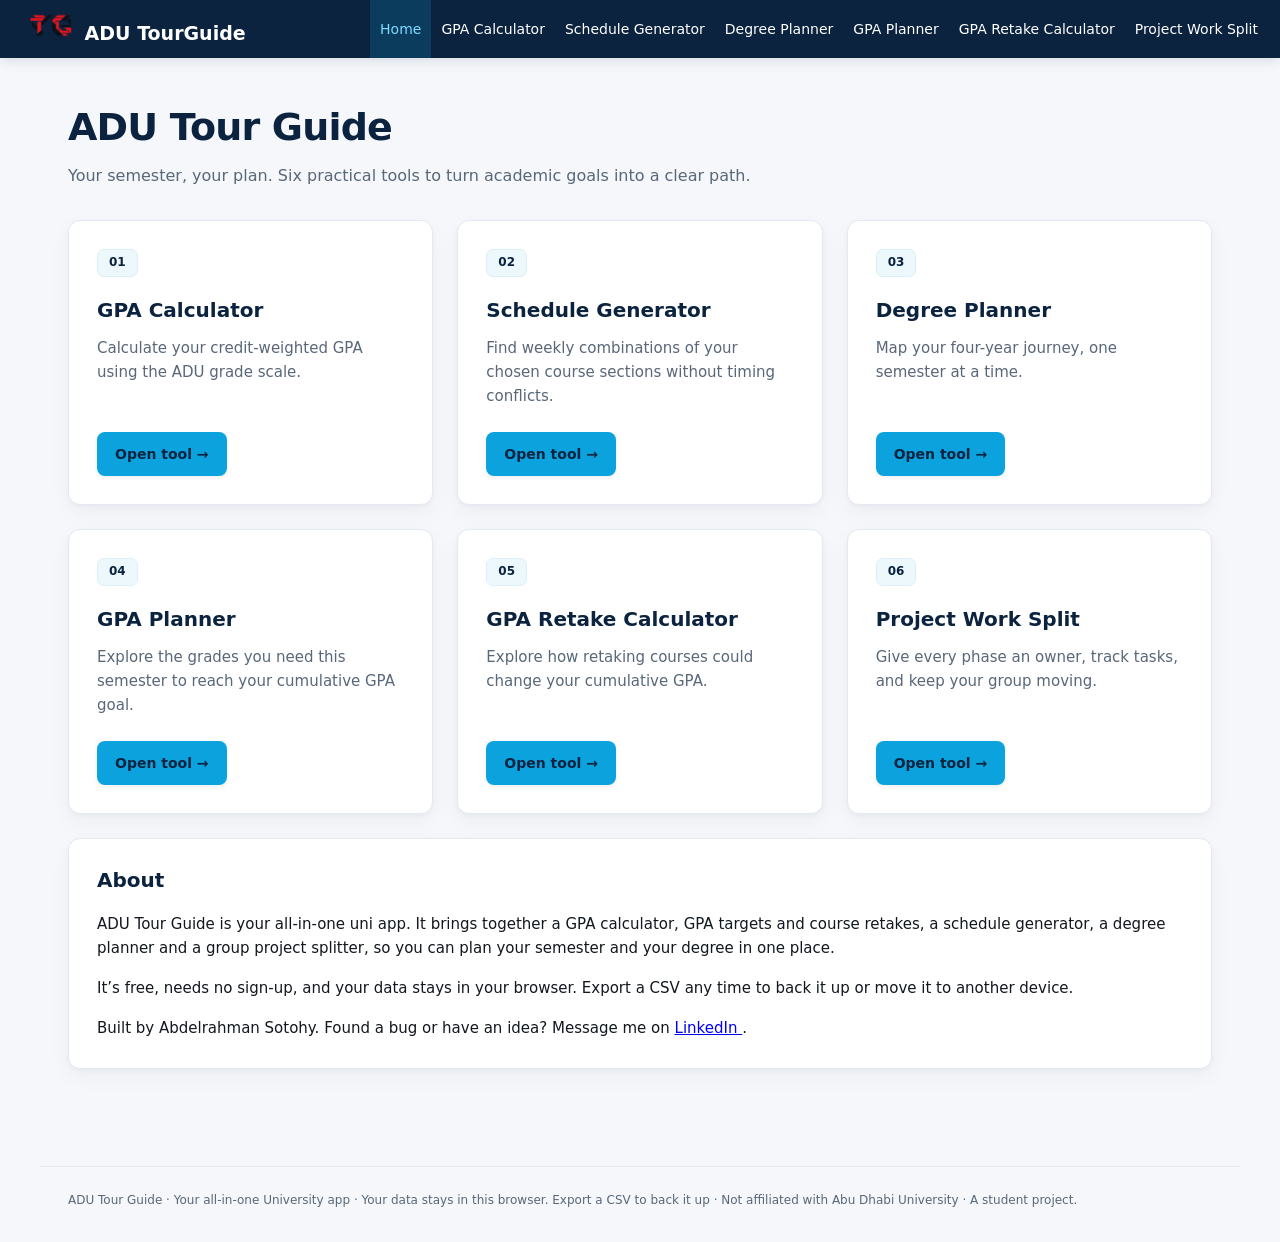
<file: index.html>
<!DOCTYPE html>
<html lang="en">
  <head>
    <meta charset="utf-8"/>
    <meta content="width=device-width,initial-scale=1" name="viewport"/>
    <meta content="#0b233f" name="theme-color"/>
    <title>
      ADU Tour Guide | Your all-in-one university companion
    </title>
    <meta content="Free GPA calculator, GPA and retake planners, schedule generator, degree planner and group project splitter for university students. No sign-up needed." name="description"/>
    <link href="shared.css" rel="stylesheet"/>
    <link href="style.css" rel="stylesheet"/>
    <script defer="" src="shared.js">
    </script>
    <script defer="" src="storage.js">
    </script>
    <script defer="" src="csv.js">
    </script>
    <script defer="" src="script.js">
    </script>
    <link href="images/logo.png" rel="icon" type="image/png"/>
  </head>
  <body>
    <a class="skip" href="#main">
      Skip to content
    </a>
    <nav aria-label="Main navigation" class="navbar">
      <a class="site-brand" href="index.html">
        <img alt="" height="30" src="images/logo.png" width="54"/>
        ADU TourGuide
      </a>
      <button aria-controls="navLinks" aria-expanded="false" aria-label="Toggle navigation" class="hamburger">
        ☰
      </button>
      <ul id="navLinks">
        <li>
          <a aria-current="page" href="index.html">
            Home
          </a>
        </li>
        <li>
          <a href="gpa-calculator/index.html">
            GPA Calculator
          </a>
        </li>
        <li>
          <a href="schedule-generator/index.html">
            Schedule Generator
          </a>
        </li>
        <li>
          <a href="study-planner/index.html">
            Degree Planner
          </a>
        </li>
        <li>
          <a href="gpa-plan/index.html">
            GPA Planner
          </a>
        </li>
        <li>
          <a href="gpa-retake/index.html">
            GPA Retake Calculator
          </a>
        </li>
        <li>
          <a href="project-split/index.html">
            Project Work Split
          </a>
        </li>
      </ul>
    </nav>
    <main id="main">
      <h1>
        ADU Tour Guide
      </h1>
      <p class="lead">
        Your semester, your plan. Six practical tools to turn academic goals into a clear path.
      </p>
      <div class="grid">
        <article class="card">
          <span class="pill">
            01
          </span>
          <h2>
            GPA Calculator
          </h2>
          <p>
            Calculate your credit-weighted GPA using the ADU grade scale.
          </p>
          <a class="button" href="gpa-calculator/index.html">
            Open tool →
          </a>
        </article>
        <article class="card">
          <span class="pill">
            02
          </span>
          <h2>
            Schedule Generator
          </h2>
          <p>
            Find weekly combinations of your chosen course sections without timing conflicts.
          </p>
          <a class="button" href="schedule-generator/index.html">
            Open tool →
          </a>
        </article>
        <article class="card">
          <span class="pill">
            03
          </span>
          <h2>
            Degree Planner
          </h2>
          <p>
            Map your four-year journey, one semester at a time.
          </p>
          <a class="button" href="study-planner/index.html">
            Open tool →
          </a>
        </article>
        <article class="card">
          <span class="pill">
            04
          </span>
          <h2>
            GPA Planner
          </h2>
          <p>
            Explore the grades you need this semester to reach your cumulative GPA goal.
          </p>
          <a class="button" href="gpa-plan/index.html">
            Open tool →
          </a>
        </article>
        <article class="card">
          <span class="pill">
            05
          </span>
          <h2>
            GPA Retake Calculator
          </h2>
          <p>
            Explore how retaking courses could change your cumulative GPA.
          </p>
          <a class="button" href="gpa-retake/index.html">
            Open tool →
          </a>
        </article>
        <article class="card">
          <span class="pill">
            06
          </span>
          <h2>
            Project Work Split
          </h2>
          <p>
            Give every phase an owner, track tasks, and keep your group moving.
          </p>
          <a class="button" href="project-split/index.html">
            Open tool →
          </a>
        </article>
      </div>
      <section aria-labelledby="about-heading" class="panel">
        <h2 id="about-heading">
          About
        </h2>
        <p>
          ADU Tour Guide is your all-in-one uni app. It brings together a GPA calculator, GPA targets and course retakes, a schedule generator, a degree planner and a group project splitter, so you can plan your semester and your degree in one place.
        </p>
        <p>
          It’s free, needs no sign-up, and your data stays in your browser. Export a CSV any time to back it up or move it to another device.
        </p>
        <p>
          Built by Abdelrahman Sotohy. Found a bug or have an idea? Message me on
          <a href="https://www.linkedin.com/in/abdelrahman-sotohy-6986b8369/">
            LinkedIn
          </a>
          .
        </p>
      </section>
      <div aria-live="polite" class="status" id="status" role="status">
      </div>
    </main>
    <footer>
      ADU Tour Guide · Your all-in-one University app · Your data stays in this browser. Export a CSV to back it up · Not affiliated with Abu Dhabi University · A student project.
    </footer>
  </body>
</html>
</file>
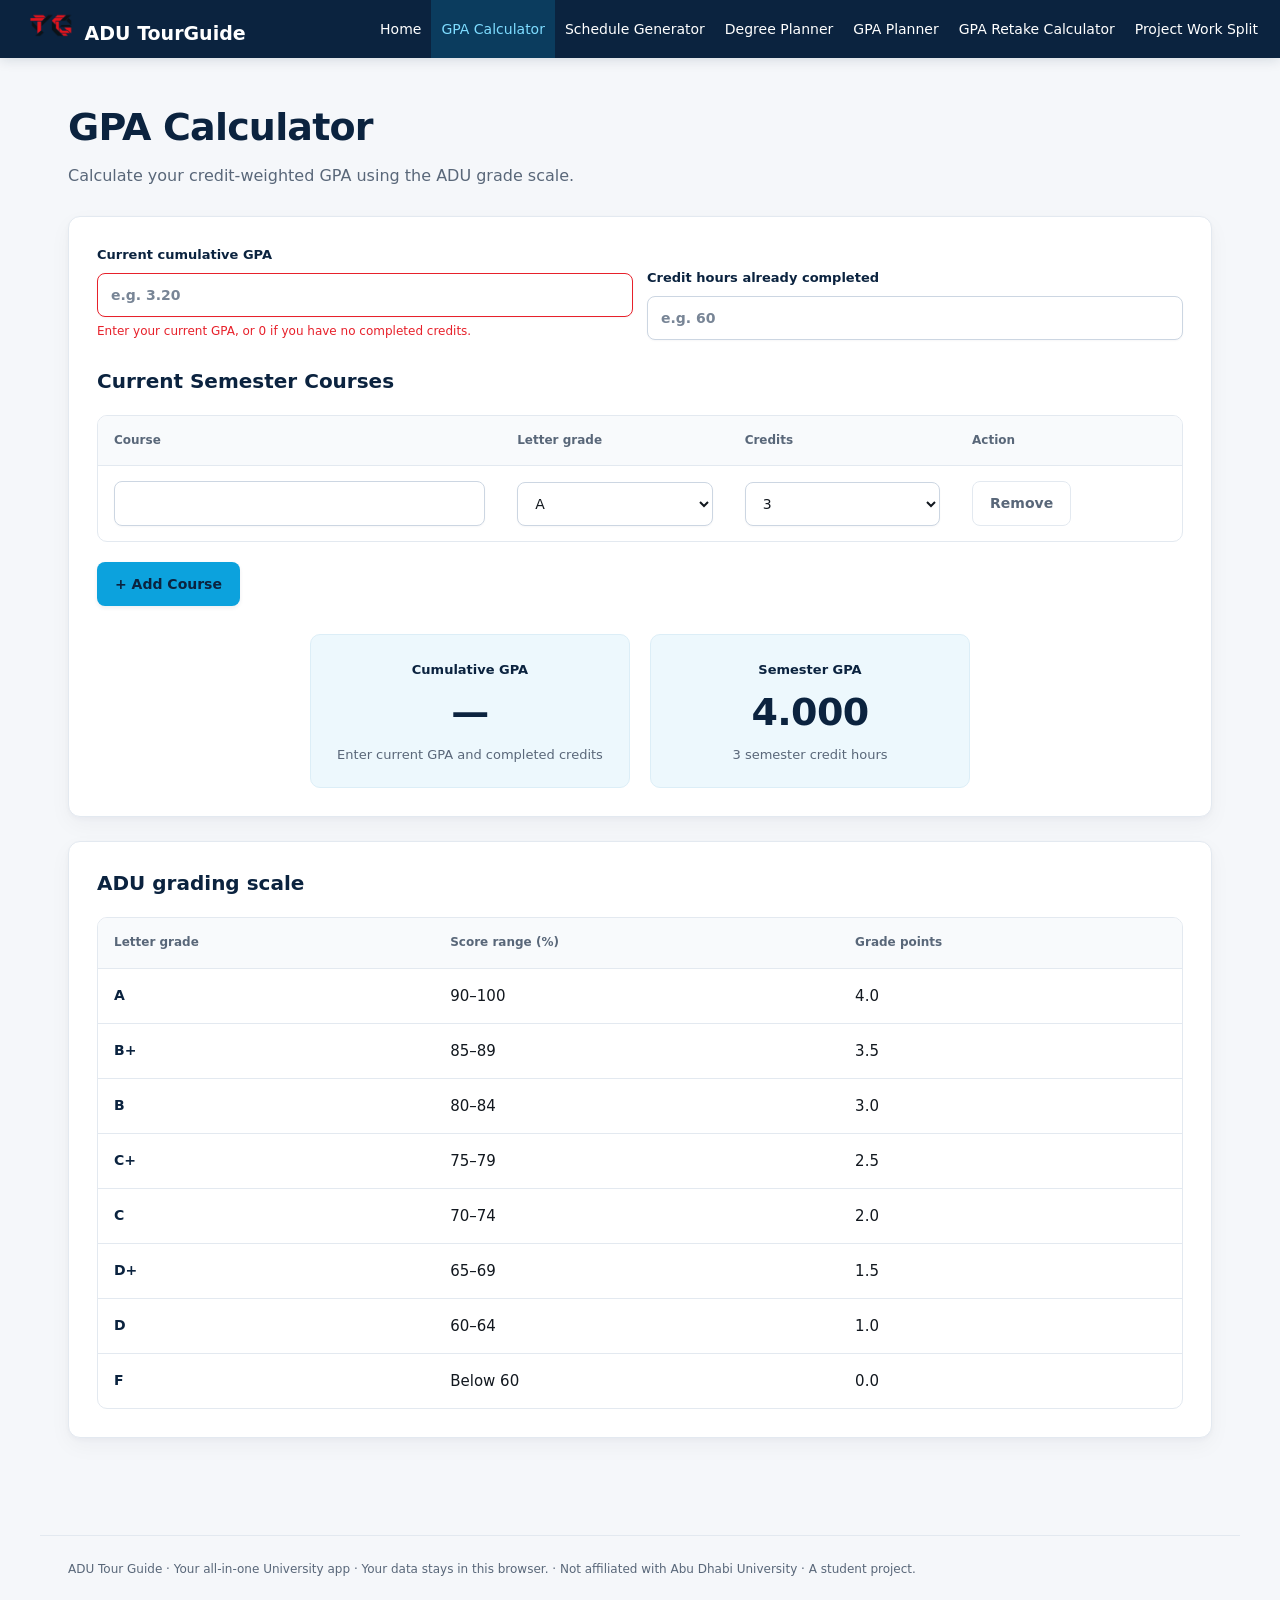
<file: gpa-calculator/index.html>
<!DOCTYPE html>
<html lang="en">
  <head>
    <meta charset="utf-8"/>
    <meta content="width=device-width,initial-scale=1" name="viewport"/>
    <meta content="#0b233f" name="theme-color"/>
    <title>
      GPA Calculator | ADU Tour Guide
    </title>
    <meta content="Calculate your GPA instantly using ADU's grading scale. Add your courses, grades and credit hours." name="description"/>
    <link href="../shared.css" rel="stylesheet"/>
    <link href="style.css" rel="stylesheet"/>
    <script defer="" src="../shared.js">
    </script>
    <script defer="" src="../storage.js">
    </script>
    <script defer="" src="script.js">
    </script>
    <link href="../images/logo.png" rel="icon" type="image/png"/>
  </head>
  <body>
    <a class="skip" href="#main">
      Skip to content
    </a>
    <nav aria-label="Main navigation" class="navbar">
      <a class="site-brand" href="../index.html">
        <img alt="" height="30" src="../images/logo.png" width="54"/>
        ADU TourGuide
      </a>
      <button aria-controls="navLinks" aria-expanded="false" aria-label="Toggle navigation" class="hamburger">
        ☰
      </button>
      <ul id="navLinks">
        <li>
          <a href="../index.html">
            Home
          </a>
        </li>
        <li>
          <a aria-current="page" href="../gpa-calculator/index.html">
            GPA Calculator
          </a>
        </li>
        <li>
          <a href="../schedule-generator/index.html">
            Schedule Generator
          </a>
        </li>
        <li>
          <a href="../study-planner/index.html">
            Degree Planner
          </a>
        </li>
        <li>
          <a href="../gpa-plan/index.html">
            GPA Planner
          </a>
        </li>
        <li>
          <a href="../gpa-retake/index.html">
            GPA Retake Calculator
          </a>
        </li>
        <li>
          <a href="../project-split/index.html">
            Project Work Split
          </a>
        </li>
      </ul>
    </nav>
    <main id="main">
      <h1>
        GPA Calculator
      </h1>
      <p class="lead">
        Calculate your credit-weighted GPA using the ADU grade scale.
      </p>
      <section class="panel">
        <div class="fields previous-gpa">
          <label for="current-gpa">
            Current cumulative GPA
            <input id="current-gpa" max="4" min="0" placeholder="e.g. 3.20" required="" step="0.01" type="number"/>
          </label>
          <label for="completed-credits">
            Credit hours already completed
            <input id="completed-credits" min="0" placeholder="e.g. 60" required="" step="0.5" type="number"/>
          </label>
        </div>
        <h2>
          Current Semester Courses
        </h2>
        <div class="table-wrap">
          <table>
            <thead>
              <tr>
                <th>
                  Course
                </th>
                <th>
                  Letter grade
                </th>
                <th>
                  Credits
                </th>
                <th>
                  Action
                </th>
              </tr>
            </thead>
            <tbody id="rows">
            </tbody>
          </table>
        </div>
        <div class="toolbar">
          <button id="add">
            + Add Course
          </button>
        </div>
        <div aria-live="polite" class="gpa-results">
          <div class="metric gpa-summary">
            <span class="muted">
              Cumulative GPA
            </span>
            <div class="result" id="result">
              —
            </div>
            <div id="credits">
            </div>
          </div>
          <div class="metric gpa-summary">
            <span class="muted">
              Semester GPA
            </span>
            <div class="result" id="semester-gpa">
              —
            </div>
            <div id="semester-credits">
            </div>
          </div>
        </div>
      </section>
      <section class="panel">
        <h2>
          ADU grading scale
        </h2>
        <div class="table-wrap">
          <table class="grading-scale">
            <thead>
              <tr>
                <th scope="col">
                  Letter grade
                </th>
                <th scope="col">
                  Score range (%)
                </th>
                <th scope="col">
                  Grade points
                </th>
              </tr>
            </thead>
            <tbody>
              <tr>
                <th scope="row">
                  A
                </th>
                <td>
                  90–100
                </td>
                <td>
                  4.0
                </td>
              </tr>
              <tr>
                <th scope="row">
                  B+
                </th>
                <td>
                  85–89
                </td>
                <td>
                  3.5
                </td>
              </tr>
              <tr>
                <th scope="row">
                  B
                </th>
                <td>
                  80–84
                </td>
                <td>
                  3.0
                </td>
              </tr>
              <tr>
                <th scope="row">
                  C+
                </th>
                <td>
                  75–79
                </td>
                <td>
                  2.5
                </td>
              </tr>
              <tr>
                <th scope="row">
                  C
                </th>
                <td>
                  70–74
                </td>
                <td>
                  2.0
                </td>
              </tr>
              <tr>
                <th scope="row">
                  D+
                </th>
                <td>
                  65–69
                </td>
                <td>
                  1.5
                </td>
              </tr>
              <tr>
                <th scope="row">
                  D
                </th>
                <td>
                  60–64
                </td>
                <td>
                  1.0
                </td>
              </tr>
              <tr>
                <th scope="row">
                  F
                </th>
                <td>
                  Below 60
                </td>
                <td>
                  0.0
                </td>
              </tr>
            </tbody>
          </table>
        </div>
      </section>
      <div aria-live="polite" class="status" id="status" role="status">
      </div>
    </main>
    <footer>
      ADU Tour Guide · Your all-in-one University app · Your data stays in this browser. · Not affiliated with Abu Dhabi University · A student project.
    </footer>
  </body>
</html>
</file>
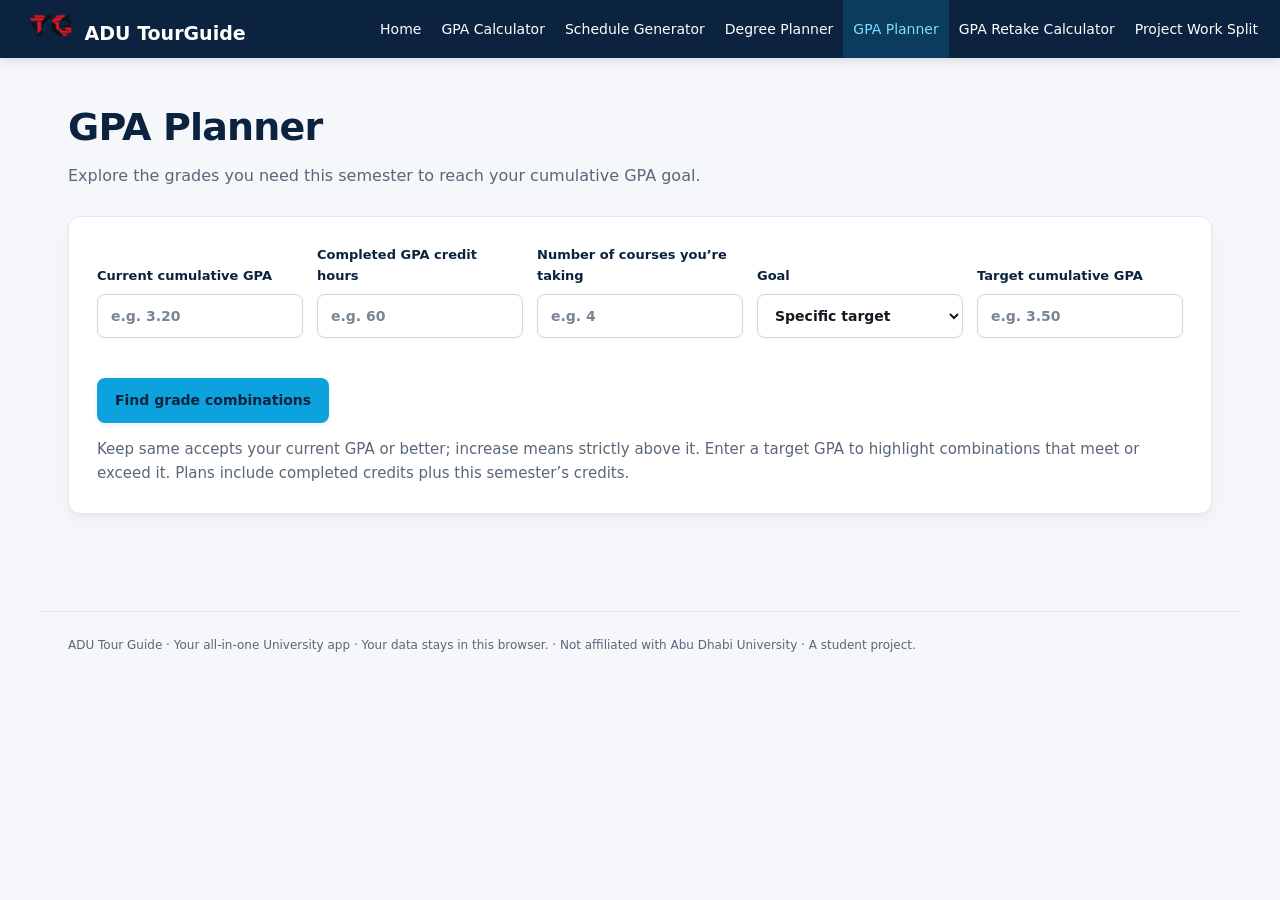
<file: gpa-plan/index.html>
<!DOCTYPE html>
<html lang="en">
  <head>
    <meta charset="utf-8"/>
    <meta content="width=device-width,initial-scale=1" name="viewport"/>
    <meta content="#0b233f" name="theme-color"/>
    <title>
      GPA Planner | ADU Tour Guide
    </title>
    <meta content="Set a target GPA and see which grade combinations this semester will get you there. Works with your credit hours and current GPA." name="description"/>
    <link href="../shared.css" rel="stylesheet"/>
    <link href="style.css" rel="stylesheet"/>
    <script defer="" src="../shared.js">
    </script>
    <script defer="" src="../storage.js">
    </script>
    <script defer="" src="script.js">
    </script>
    <link href="../images/logo.png" rel="icon" type="image/png"/>
  </head>
  <body>
    <a class="skip" href="#main">
      Skip to content
    </a>
    <nav aria-label="Main navigation" class="navbar">
      <a class="site-brand" href="../index.html">
        <img alt="" height="30" src="../images/logo.png" width="54"/>
        ADU TourGuide
      </a>
      <button aria-controls="navLinks" aria-expanded="false" aria-label="Toggle navigation" class="hamburger">
        ☰
      </button>
      <ul id="navLinks">
        <li>
          <a href="../index.html">
            Home
          </a>
        </li>
        <li>
          <a href="../gpa-calculator/index.html">
            GPA Calculator
          </a>
        </li>
        <li>
          <a href="../schedule-generator/index.html">
            Schedule Generator
          </a>
        </li>
        <li>
          <a href="../study-planner/index.html">
            Degree Planner
          </a>
        </li>
        <li>
          <a aria-current="page" href="../gpa-plan/index.html">
            GPA Planner
          </a>
        </li>
        <li>
          <a href="../gpa-retake/index.html">
            GPA Retake Calculator
          </a>
        </li>
        <li>
          <a href="../project-split/index.html">
            Project Work Split
          </a>
        </li>
      </ul>
    </nav>
    <main id="main">
      <h1>
        GPA Planner
      </h1>
      <p class="lead">
        Explore the grades you need this semester to reach your cumulative GPA goal.
      </p>
      <section class="panel">
        <div class="fields">
          <label>
            Current cumulative GPA
            <input id="current" max="4" min="0" placeholder="e.g. 3.20" step="0.01" type="number"/>
          </label>
          <label>
            Completed GPA credit hours
            <input id="completed" min="0" placeholder="e.g. 60" step="0.5" type="number"/>
          </label>
          <label>
            Number of courses you’re taking
            <input id="count" max="8" min="1" placeholder="e.g. 4" step="1" type="number"/>
          </label>
          <label>
            Goal
            <select id="goal">
              <option value="target">
                Specific target
              </option>
              <option value="same">
                Keep same or better
              </option>
              <option value="increase">
                Increase GPA
              </option>
            </select>
          </label>
          <label id="target-label">
            Target cumulative GPA
            <input id="target" max="4" min="0" placeholder="e.g. 3.50" step="0.01" type="number"/>
          </label>
        </div>
        <div class="fields" id="courses">
        </div>
        <div class="toolbar">
          <button id="calculate">
            Find grade combinations
          </button>
        </div>
        <p class="muted">
          Keep same accepts your current GPA or better; increase means strictly above it. Enter a target GPA to highlight combinations that meet or exceed it. Plans include completed credits plus this semester’s credits.
        </p>
      </section>
      <div id="results">
      </div>
      <div aria-live="polite" class="status" id="status" role="status">
      </div>
    </main>
    <footer>
      ADU Tour Guide · Your all-in-one University app · Your data stays in this browser. · Not affiliated with Abu Dhabi University · A student project.
    </footer>
  </body>
</html>
</file>
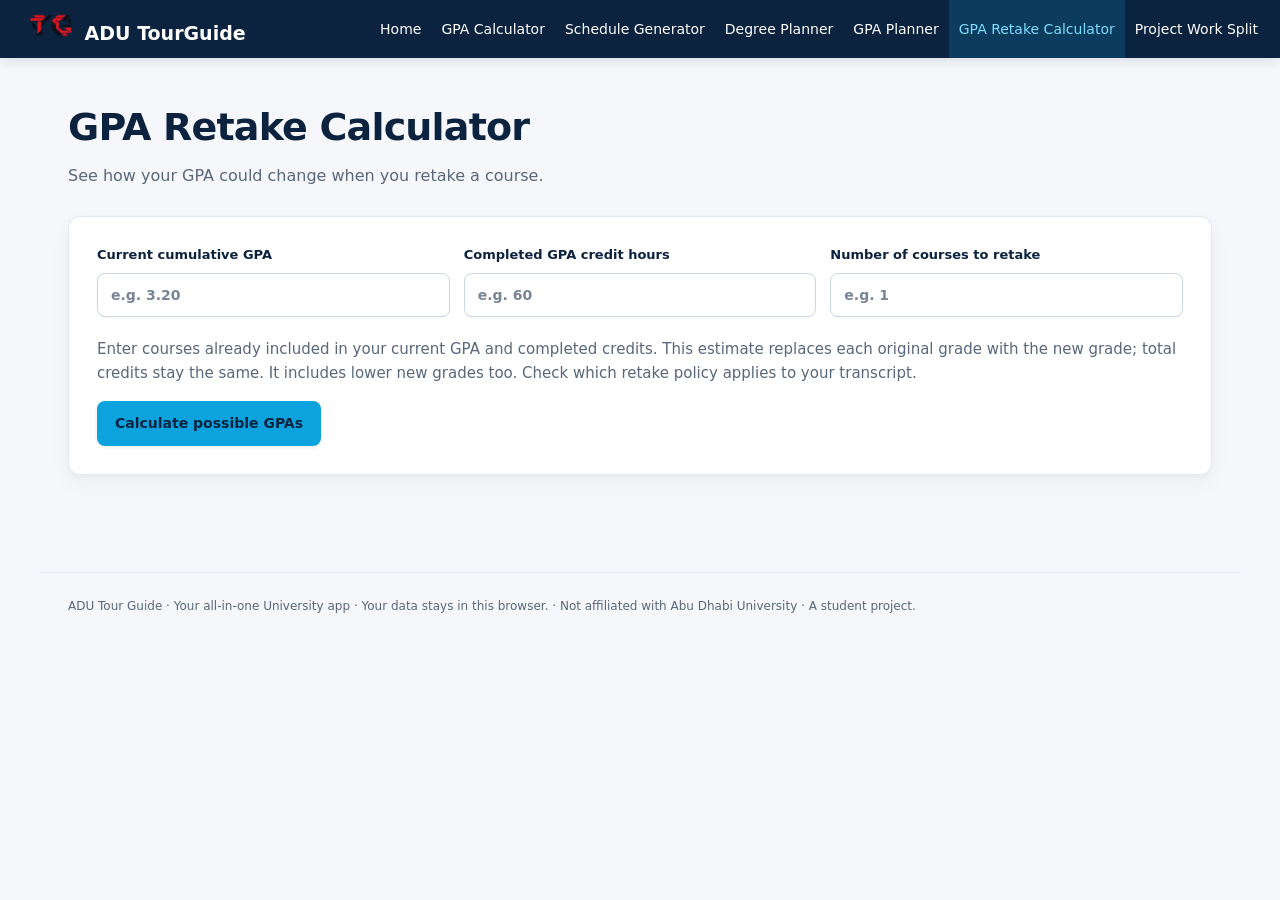
<file: gpa-retake/index.html>
<!DOCTYPE html>
<html lang="en">
  <head>
    <meta charset="utf-8"/>
    <meta content="width=device-width, initial-scale=1" name="viewport"/>
    <meta content="#0b233f" name="theme-color"/>
    <title>
      GPA Retake Calculator | ADU Tour Guide
    </title>
    <meta content="See how retaking up to five courses could change your cumulative GPA using ADU’s grading scale." name="description"/>
    <link href="../images/logo.png" rel="icon" type="image/png"/>
    <link href="../shared.css" rel="stylesheet"/>
    <link href="style.css" rel="stylesheet"/>
    <script defer="" src="../shared.js">
    </script>
    <script defer="" src="../storage.js">
    </script>
    <script defer="" src="script.js">
    </script>
  </head>
  <body>
    <a class="skip" href="#main">
      Skip to content
    </a>
    <nav aria-label="Main navigation" class="navbar">
      <a class="site-brand" href="../index.html">
        <img alt="" height="30" src="../images/logo.png" width="54"/>
        ADU TourGuide
      </a>
      <button aria-controls="navLinks" aria-expanded="false" aria-label="Toggle navigation" class="hamburger">
        ☰
      </button>
      <ul id="navLinks">
        <li>
          <a href="../index.html">
            Home
          </a>
        </li>
        <li>
          <a href="../gpa-calculator/index.html">
            GPA Calculator
          </a>
        </li>
        <li>
          <a href="../schedule-generator/index.html">
            Schedule Generator
          </a>
        </li>
        <li>
          <a href="../study-planner/index.html">
            Degree Planner
          </a>
        </li>
        <li>
          <a href="../gpa-plan/index.html">
            GPA Planner
          </a>
        </li>
        <li>
          <a aria-current="page" href="../gpa-retake/index.html">
            GPA Retake Calculator
          </a>
        </li>
        <li>
          <a href="../project-split/index.html">
            Project Work Split
          </a>
        </li>
      </ul>
    </nav>
    <main id="main">
      <h1>
        GPA Retake Calculator
      </h1>
      <p class="lead">
        See how your GPA could change when you retake a course.
      </p>
      <section class="panel">
        <div class="fields">
          <label>
            Current cumulative GPA
            <input id="current" max="4" min="0" placeholder="e.g. 3.20" step="any" type="number"/>
          </label>
          <label>
            Completed GPA credit hours
            <input id="completed" min="0.5" placeholder="e.g. 60" step="any" type="number"/>
          </label>
          <label>
            Number of courses to retake
            <input id="count" max="5" min="1" placeholder="e.g. 1" step="1" type="number"/>
          </label>
        </div>
        <p class="muted">
          Enter courses already included in your current GPA and completed credits. This estimate replaces each original grade with the new grade; total credits stay the same. It includes lower new grades too. Check which retake policy applies to your transcript.
        </p>
        <div class="retake-courses" id="courses">
        </div>
        <button id="calculate" type="button">
          Calculate possible GPAs
        </button>
      </section>
      <p aria-live="polite" class="status" id="status" role="status">
      </p>
      <div aria-live="polite" id="results">
      </div>
    </main>
    <footer>
      ADU Tour Guide · Your all-in-one University app · Your data stays in this browser. · Not affiliated with Abu Dhabi University · A student project.
    </footer>
  </body>
</html>
</file>
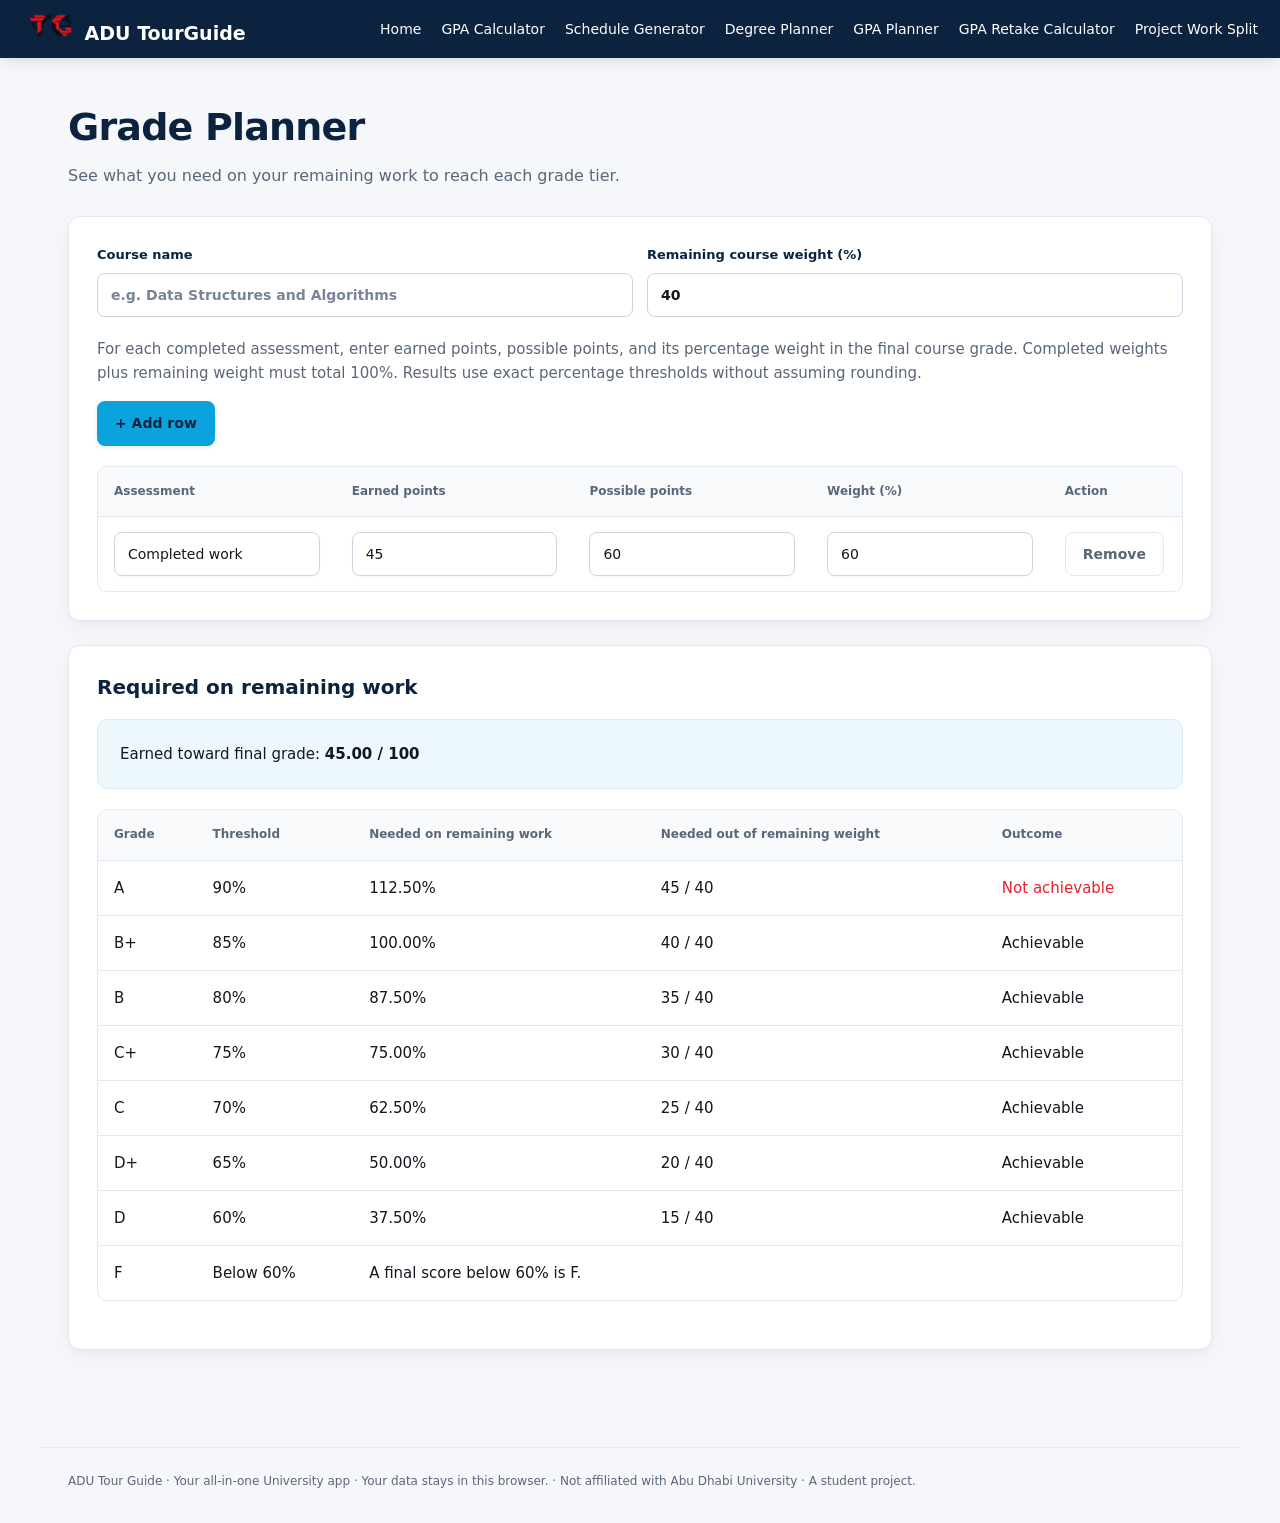
<file: grade-plan/index.html>
<!DOCTYPE html>
<html lang="en">
  <head>
    <meta charset="utf-8"/>
    <meta content="width=device-width,initial-scale=1" name="viewport"/>
    <meta content="#0b233f" name="theme-color"/>
    <title>
      Grade Planner | ADU Tour Guide
    </title>
    <meta content="Enter your scores so far in a course and see what you need on the remaining work to reach each grade, from D to A." name="description"/>
    <link href="../shared.css" rel="stylesheet"/>
    <link href="style.css" rel="stylesheet"/>
    <script defer="" src="../shared.js">
    </script>
    <script defer="" src="../storage.js">
    </script>
    <script defer="" src="../table.js">
    </script>
    <script defer="" src="script.js">
    </script>
    <link href="../images/logo.png" rel="icon" type="image/png"/>
    <meta content="noindex, nofollow" name="robots"/>
  </head>
  <body>
    <a class="skip" href="#main">
      Skip to content
    </a>
    <nav aria-label="Main navigation" class="navbar">
      <a class="site-brand" href="../index.html">
        <img alt="" height="30" src="../images/logo.png" width="54"/>
        ADU TourGuide
      </a>
      <button aria-controls="navLinks" aria-expanded="false" aria-label="Toggle navigation" class="hamburger">
        ☰
      </button>
      <ul id="navLinks">
        <li>
          <a href="../index.html">
            Home
          </a>
        </li>
        <li>
          <a href="../gpa-calculator/index.html">
            GPA Calculator
          </a>
        </li>
        <li>
          <a href="../schedule-generator/index.html">
            Schedule Generator
          </a>
        </li>
        <li>
          <a href="../study-planner/index.html">
            Degree Planner
          </a>
        </li>
        <li>
          <a href="../gpa-plan/index.html">
            GPA Planner
          </a>
        </li>
        <li>
          <a href="../gpa-retake/index.html">
            GPA Retake Calculator
          </a>
        </li>
        <li>
          <a href="../project-split/index.html">
            Project Work Split
          </a>
        </li>
      </ul>
    </nav>
    <main id="main">
      <h1>
        Grade Planner
      </h1>
      <p class="lead">
        See what you need on your remaining work to reach each grade tier.
      </p>
      <section class="panel">
        <div class="fields">
          <label>
            Course name
            <input id="course" placeholder="e.g. Data Structures and Algorithms"/>
          </label>
          <label>
            Remaining course weight (%)
            <input id="remaining" max="100" min="0" step="any" type="number"/>
          </label>
        </div>
        <p class="muted">
          For each completed assessment, enter earned points, possible points, and its percentage weight in the final course grade. Completed weights plus remaining weight must total 100%. Results use exact percentage thresholds without assuming rounding.
        </p>
        <div class="toolbar">
          <button id="add">
            + Add row
          </button>
        </div>
        <div class="table-wrap">
          <table>
            <thead>
              <tr>
                <th>
                  Assessment
                </th>
                <th>
                  Earned points
                </th>
                <th>
                  Possible points
                </th>
                <th>
                  Weight (%)
                </th>
                <th>
                  Action
                </th>
              </tr>
            </thead>
            <tbody id="rows">
            </tbody>
          </table>
        </div>
      </section>
      <section class="panel">
        <h2>
          Required on remaining work
        </h2>
        <div id="results">
        </div>
      </section>
      <div aria-live="polite" class="status" id="status" role="status">
      </div>
    </main>
    <footer>
      ADU Tour Guide · Your all-in-one University app · Your data stays in this browser. · Not affiliated with Abu Dhabi University · A student project.
    </footer>
  </body>
</html>
</file>
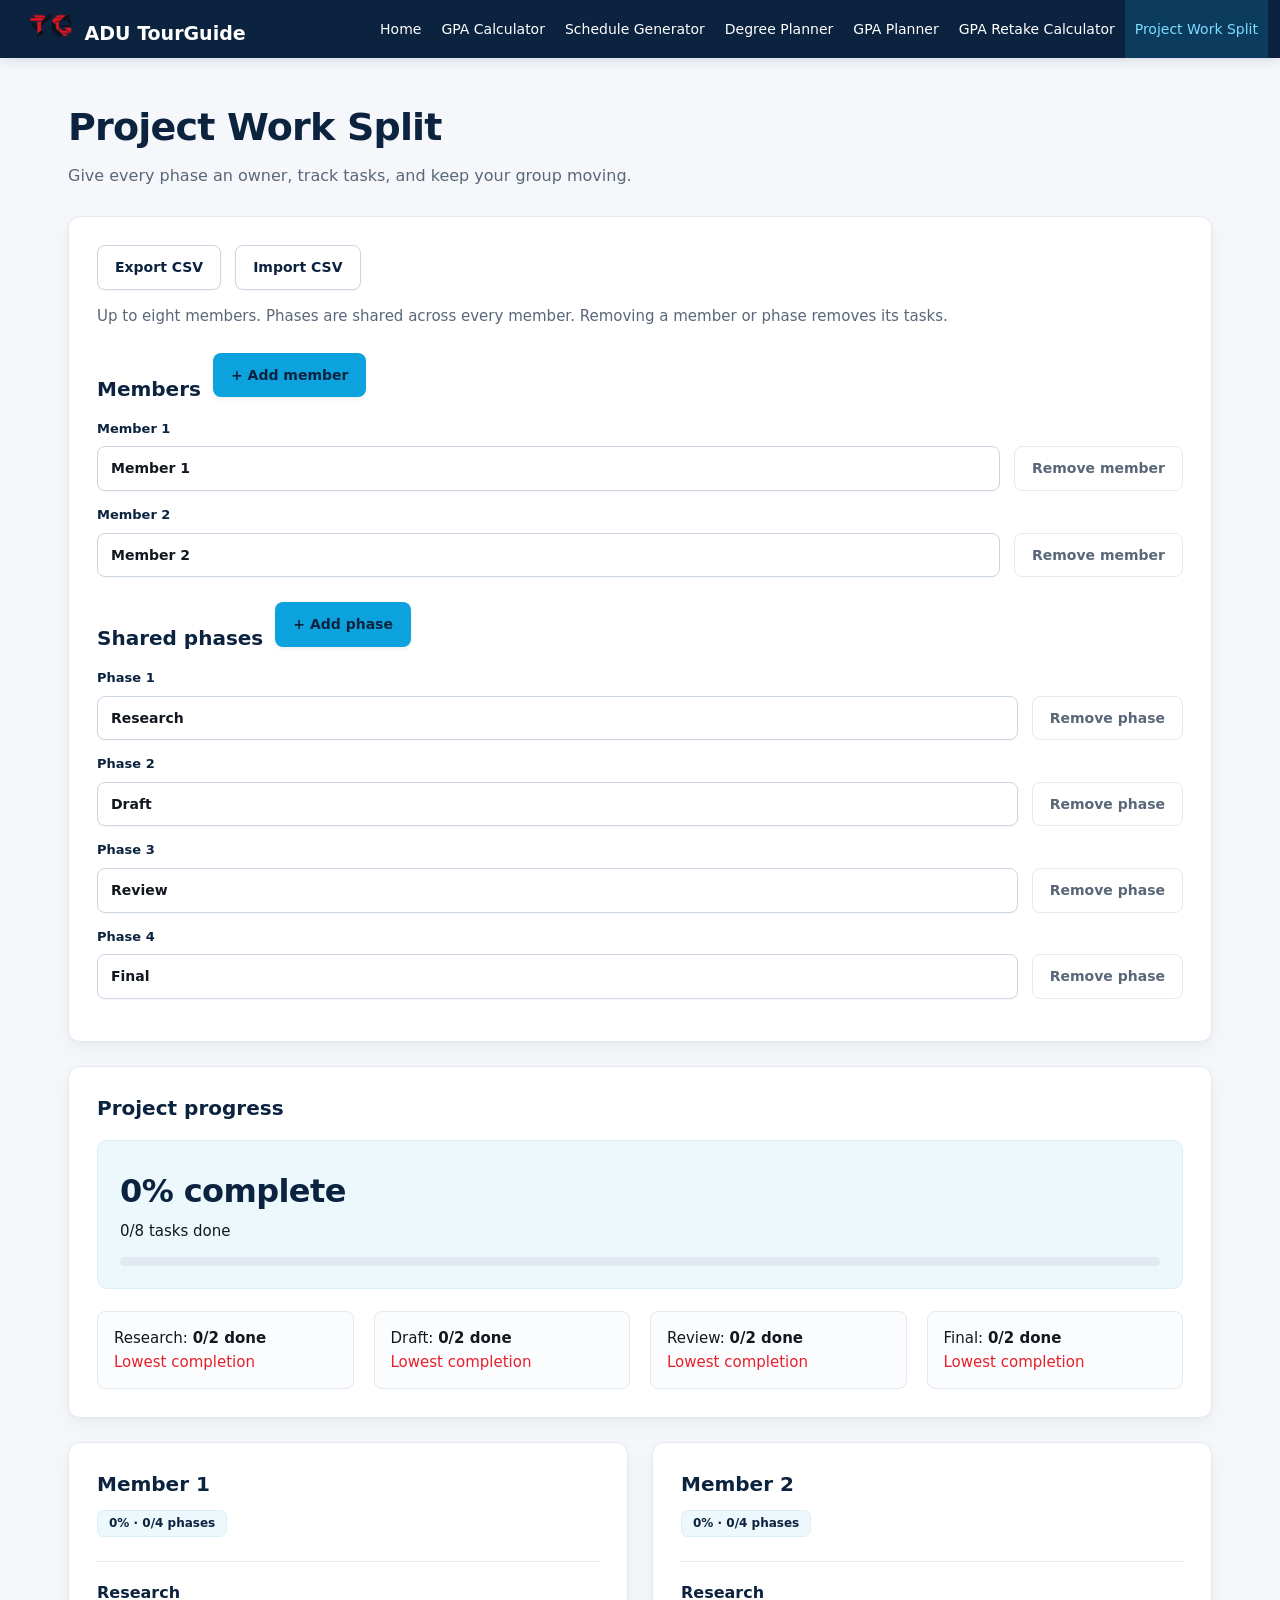
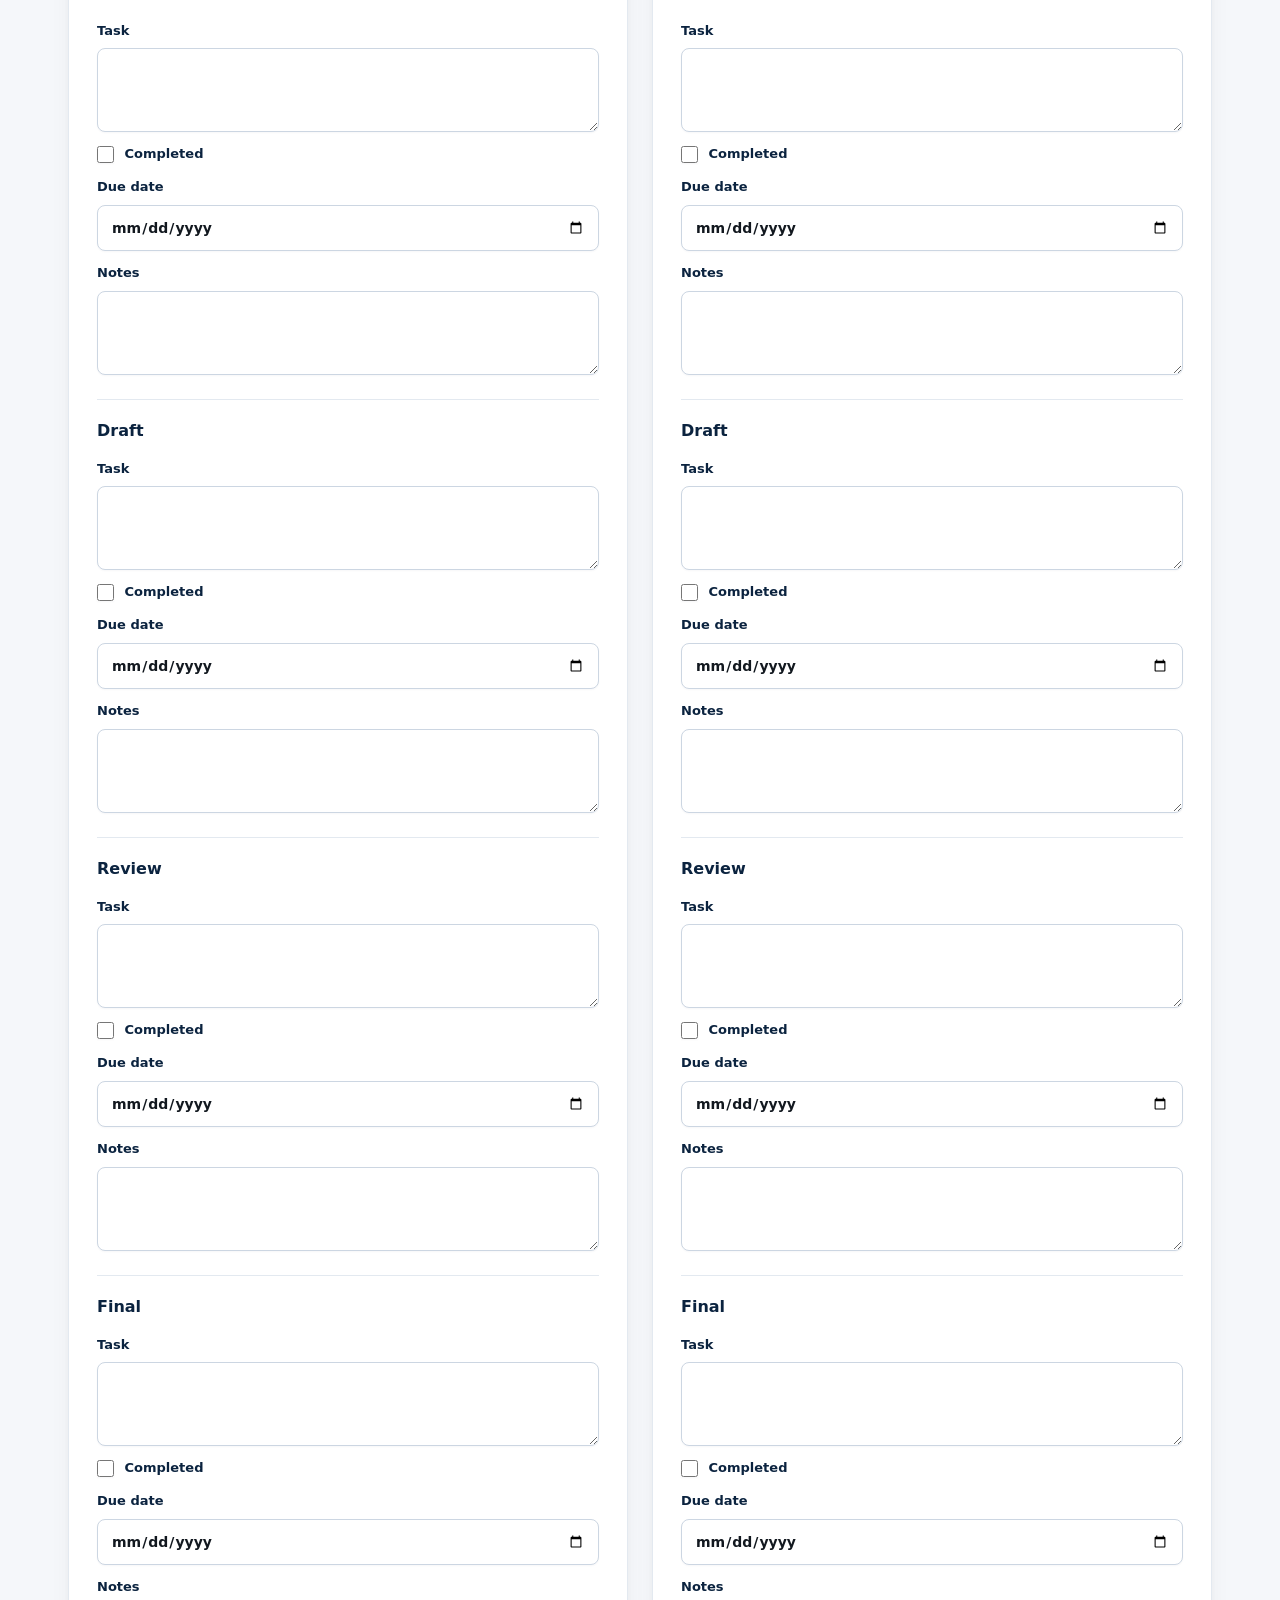
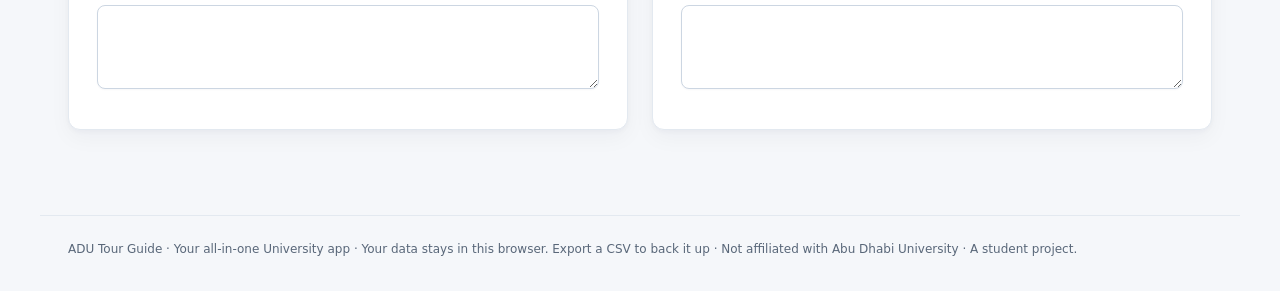
<file: project-split/index.html>
<!DOCTYPE html>
<html lang="en">
  <head>
    <meta charset="utf-8"/>
    <meta content="width=device-width,initial-scale=1" name="viewport"/>
    <meta content="#0b233f" name="theme-color"/>
    <title>
      Project Work Split | ADU Tour Guide
    </title>
    <meta content="Split a group project into phases and tasks for up to 8 members. Track progress with checklists and stats, and export to CSV." name="description"/>
    <link href="../shared.css" rel="stylesheet"/>
    <link href="style.css" rel="stylesheet"/>
    <script defer="" src="../shared.js">
    </script>
    <script defer="" src="../storage.js">
    </script>
    <script defer="" src="../csv.js">
    </script>
    <script defer="" src="script.js">
    </script>
    <link href="../images/logo.png" rel="icon" type="image/png"/>
  </head>
  <body>
    <a class="skip" href="#main">
      Skip to content
    </a>
    <nav aria-label="Main navigation" class="navbar">
      <a class="site-brand" href="../index.html">
        <img alt="" height="30" src="../images/logo.png" width="54"/>
        ADU TourGuide
      </a>
      <button aria-controls="navLinks" aria-expanded="false" aria-label="Toggle navigation" class="hamburger">
        ☰
      </button>
      <ul id="navLinks">
        <li>
          <a href="../index.html">
            Home
          </a>
        </li>
        <li>
          <a href="../gpa-calculator/index.html">
            GPA Calculator
          </a>
        </li>
        <li>
          <a href="../schedule-generator/index.html">
            Schedule Generator
          </a>
        </li>
        <li>
          <a href="../study-planner/index.html">
            Degree Planner
          </a>
        </li>
        <li>
          <a href="../gpa-plan/index.html">
            GPA Planner
          </a>
        </li>
        <li>
          <a href="../gpa-retake/index.html">
            GPA Retake Calculator
          </a>
        </li>
        <li>
          <a aria-current="page" href="../project-split/index.html">
            Project Work Split
          </a>
        </li>
      </ul>
    </nav>
    <main id="main">
      <h1>
        Project Work Split
      </h1>
      <p class="lead">
        Give every phase an owner, track tasks, and keep your group moving.
      </p>
      <section class="panel">
        <div class="toolbar">
          <button class="secondary" id="export">
            Export CSV
          </button>
          <button class="secondary" id="import">
            Import CSV
          </button>
        </div>
        <p class="muted">
          Up to eight members. Phases are shared across every member. Removing a member or phase removes its tasks.
        </p>
        <div id="setup">
        </div>
      </section>
      <section class="panel">
        <h2>
          Project progress
        </h2>
        <div id="stats">
        </div>
      </section>
      <div class="grid" id="members">
      </div>
      <div aria-live="polite" class="status" id="status" role="status">
      </div>
    </main>
    <footer>
      ADU Tour Guide · Your all-in-one University app · Your data stays in this browser. Export a CSV to back it up · Not affiliated with Abu Dhabi University · A student project.
    </footer>
  </body>
</html>
</file>
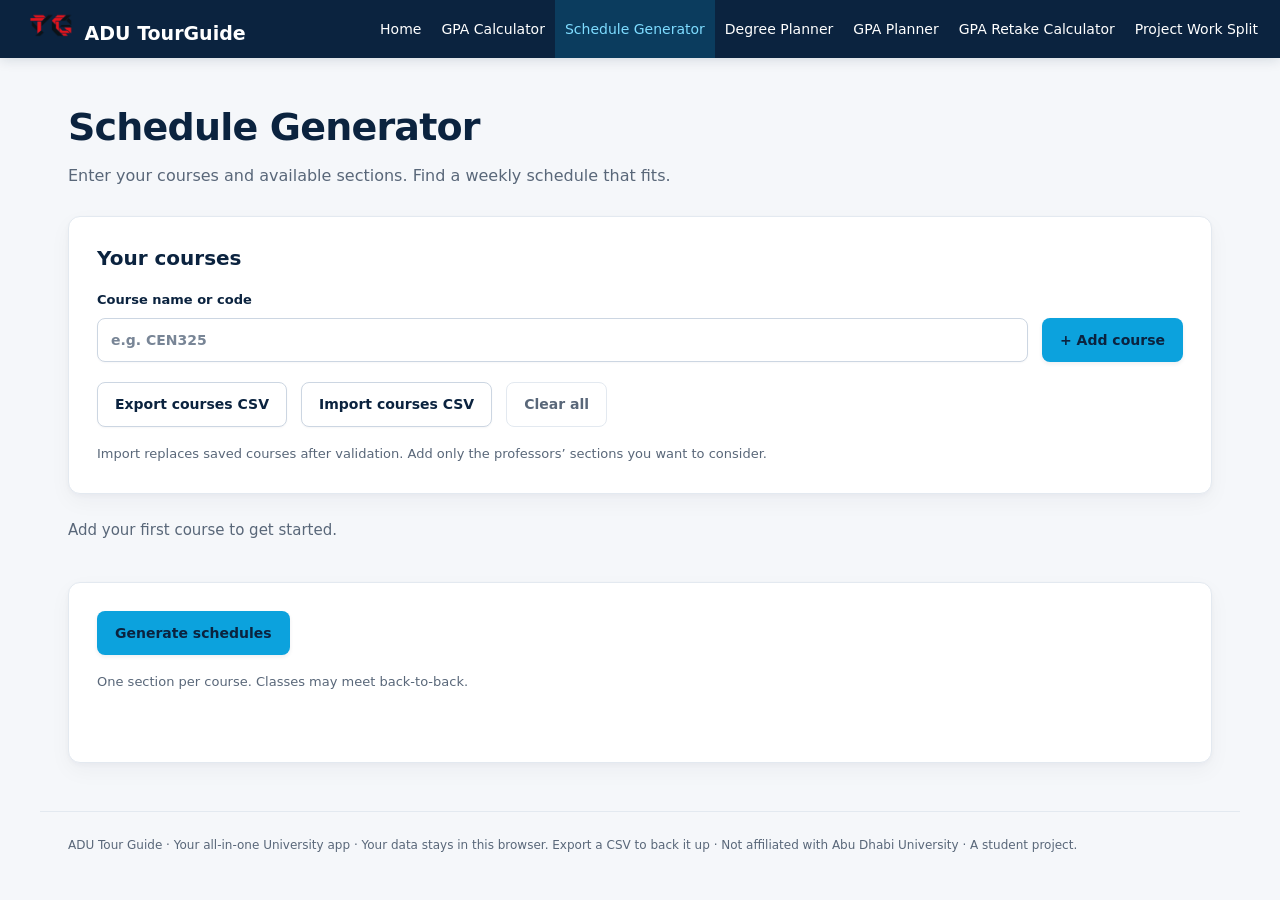
<file: schedule-generator/index.html>
<!DOCTYPE html>
<html lang="en">
  <head>
    <meta charset="utf-8"/>
    <meta content="width=device-width,initial-scale=1" name="viewport"/>
    <title>
      Schedule Generator | ADU Tour Guide
    </title>
    <meta content="Enter your course sections and times and get every weekly schedule with no clashes. Compare options in a weekly grid and export to CSV." name="description"/>
    <link href="../shared.css" rel="stylesheet"/>
    <link href="style.css" rel="stylesheet"/>
    <script defer="" src="../shared.js">
    </script>
    <script defer="" src="script.js">
    </script>
    <link href="../images/logo.png" rel="icon" type="image/png"/>
  </head>
  <body>
    <a class="skip" href="#main">
      Skip to content
    </a>
    <nav aria-label="Main navigation" class="navbar">
      <a class="site-brand" href="../index.html">
        <img alt="" height="30" src="../images/logo.png" width="54"/>
        ADU TourGuide
      </a>
      <button aria-controls="navLinks" aria-expanded="false" aria-label="Toggle navigation" class="hamburger">
        ☰
      </button>
      <ul id="navLinks">
        <li>
          <a href="../index.html">
            Home
          </a>
        </li>
        <li>
          <a href="../gpa-calculator/index.html">
            GPA Calculator
          </a>
        </li>
        <li>
          <a aria-current="page" href="../schedule-generator/index.html">
            Schedule Generator
          </a>
        </li>
        <li>
          <a href="../study-planner/index.html">
            Degree Planner
          </a>
        </li>
        <li>
          <a href="../gpa-plan/index.html">
            GPA Planner
          </a>
        </li>
        <li>
          <a href="../gpa-retake/index.html">
            GPA Retake Calculator
          </a>
        </li>
        <li>
          <a href="../project-split/index.html">
            Project Work Split
          </a>
        </li>
      </ul>
    </nav>
    <main id="main">
      <h1>
        Schedule Generator
      </h1>
      <p class="lead">
        Enter your courses and available sections. Find a weekly schedule that fits.
      </p>
      <section class="panel">
        <h2>
          Your courses
        </h2>
        <form class="fields" id="course-form">
          <label for="course-name">
            Course name or code
            <input id="course-name" maxlength="100" placeholder="e.g. CEN325" required=""/>
          </label>
          <button type="submit">
            + Add course
          </button>
        </form>
        <div class="toolbar">
          <button class="secondary" id="export-data">
            Export courses CSV
          </button>
          <button class="secondary" id="import-data">
            Import courses CSV
          </button>
          <button class="danger" id="clear">
            Clear all
          </button>
        </div>
        <input accept=".csv,text/csv" hidden="" id="csv-file" type="file"/>
        <p class="muted">
          <small>
            Import replaces saved courses after validation. Add only the professors’ sections you want to consider.
          </small>
        </p>
      </section>
      <div class="grid" id="courses">
      </div>
      <section class="panel" hidden="" id="editor">
        <h2 id="editor-title">
          Add section
        </h2>
        <form id="section-form">
          <div class="fields">
            <label>
              Section label (optional)
              <input id="section-label" maxlength="100" placeholder="e.g. 101"/>
            </label>
            <label>
              Professor (optional)
              <input id="professor" maxlength="100" placeholder="Dr. Thomas Wayne"/>
            </label>
          </div>
          <div id="blocks">
          </div>
          <div class="toolbar">
            <button type="submit">
              Save section
            </button>
            <button class="secondary" id="cancel" type="button">
              Cancel
            </button>
          </div>
          <p class="warning" id="editor-status" role="alert">
          </p>
        </form>
      </section>
      <section class="panel">
        <div class="toolbar">
          <button id="generate">
            Generate schedules
          </button>
        </div>
        <p class="muted">
          <small>
            One section per course. Classes may meet back-to-back.
          </small>
        </p>
        <p aria-live="polite" class="status" id="status" role="status">
        </p>
      </section>
      <section class="panel" hidden="" id="results">
        <h2 id="result-count">
        </h2>
        <p class="muted" id="result-note">
        </p>
        <div id="result-list">
        </div>
        <div class="toolbar">
          <button class="secondary" id="previous">
            Previous
          </button>
          <span id="page-number">
          </span>
          <button class="secondary" id="next">
            Next
          </button>
        </div>
      </section>
      <section class="panel" hidden="" id="weekly">
        <div class="toolbar">
          <h2 id="weekly-title">
          </h2>
          <button aria-controls="calendar-options" aria-expanded="false" class="secondary" id="export-calendar">
            Export to Calendar (.ics)
          </button>
        </div>
        <form class="calendar-options" hidden="" id="calendar-options">
          <h3 id="calendar-title">
            Export this schedule to your calendar
          </h3>
          <div class="fields">
            <label>
              Semester start date
              <input id="calendar-start" required="" type="date"/>
            </label>
            <label>
              Semester end date
              <input id="calendar-end" required="" type="date"/>
            </label>
          </div>
          <p class="muted">
            <small>
              All lecture times use UAE time (Asia/Dubai, UTC+4). Includes lectures on every selected weekday between these dates, including holidays. Import on a computer through Google Calendar → Settings → Import & export.
            </small>
          </p>
          <div class="toolbar">
            <button type="submit">
              Download .ics
            </button>
            <button class="secondary" id="calendar-cancel" type="button">
              Cancel
            </button>
          </div>
          <p aria-live="polite" id="calendar-status" role="status">
          </p>
        </form>
        <p class="muted">
          <small>
            On a phone, swipe the grid sideways to see all seven days.
          </small>
        </p>
        <div class="week-scroll" id="weekly-grid">
        </div>
        <div class="legend" id="weekly-legend">
        </div>
      </section>
    </main>
    <!-- A page confirmation works inside embedded views where browser dialogs may be blocked. -->
    <div class="confirmation-backdrop" hidden="" id="confirmation">
      <section aria-describedby="confirmation-text" aria-labelledby="confirmation-title" aria-modal="true" class="confirmation-card" role="alertdialog">
        <h2 id="confirmation-title">
          Confirm action
        </h2>
        <p id="confirmation-text">
        </p>
        <div class="toolbar">
          <button class="secondary" id="confirmation-cancel" type="button">
            Cancel
          </button>
          <button id="confirmation-accept" type="button">
            Confirm
          </button>
        </div>
      </section>
    </div>
    <footer>
      ADU Tour Guide · Your all-in-one University app · Your data stays in this browser. Export a CSV to back it up · Not affiliated with Abu Dhabi University · A student project.
    </footer>
  </body>
</html>
</file>
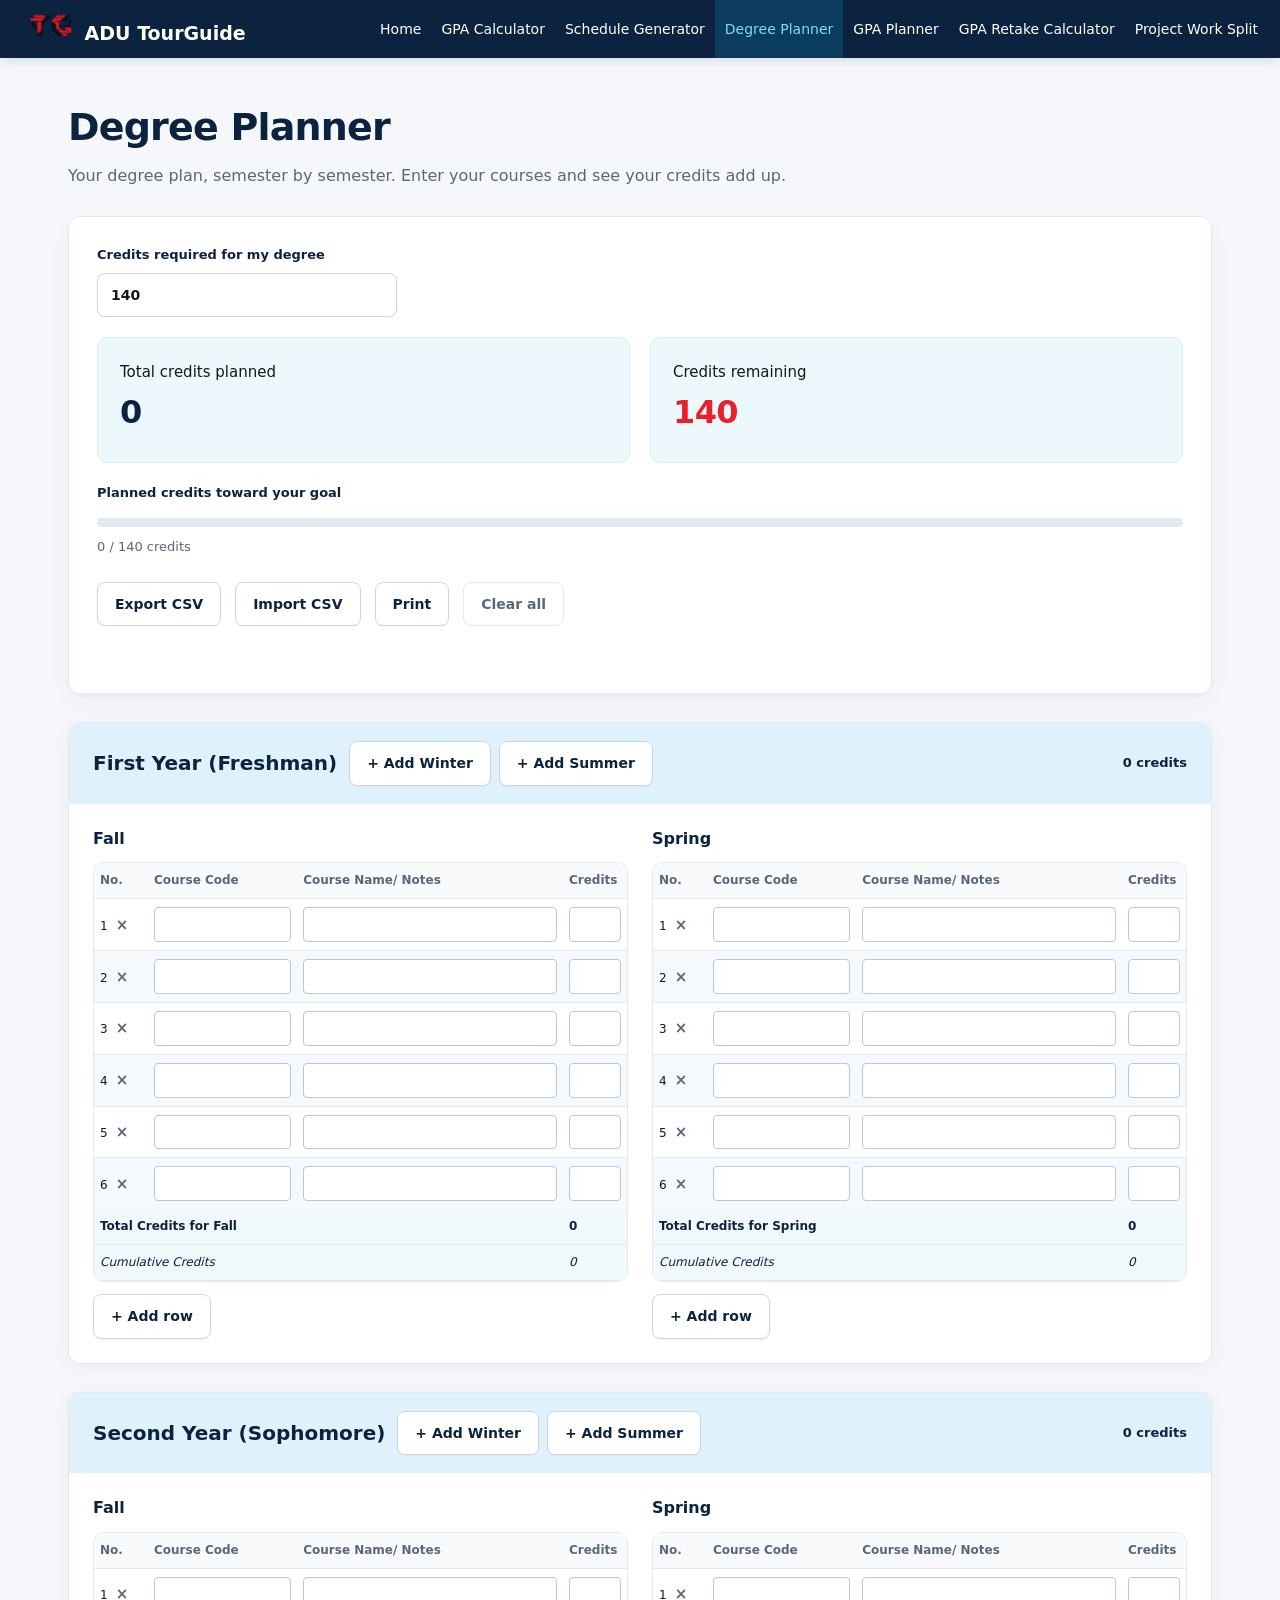
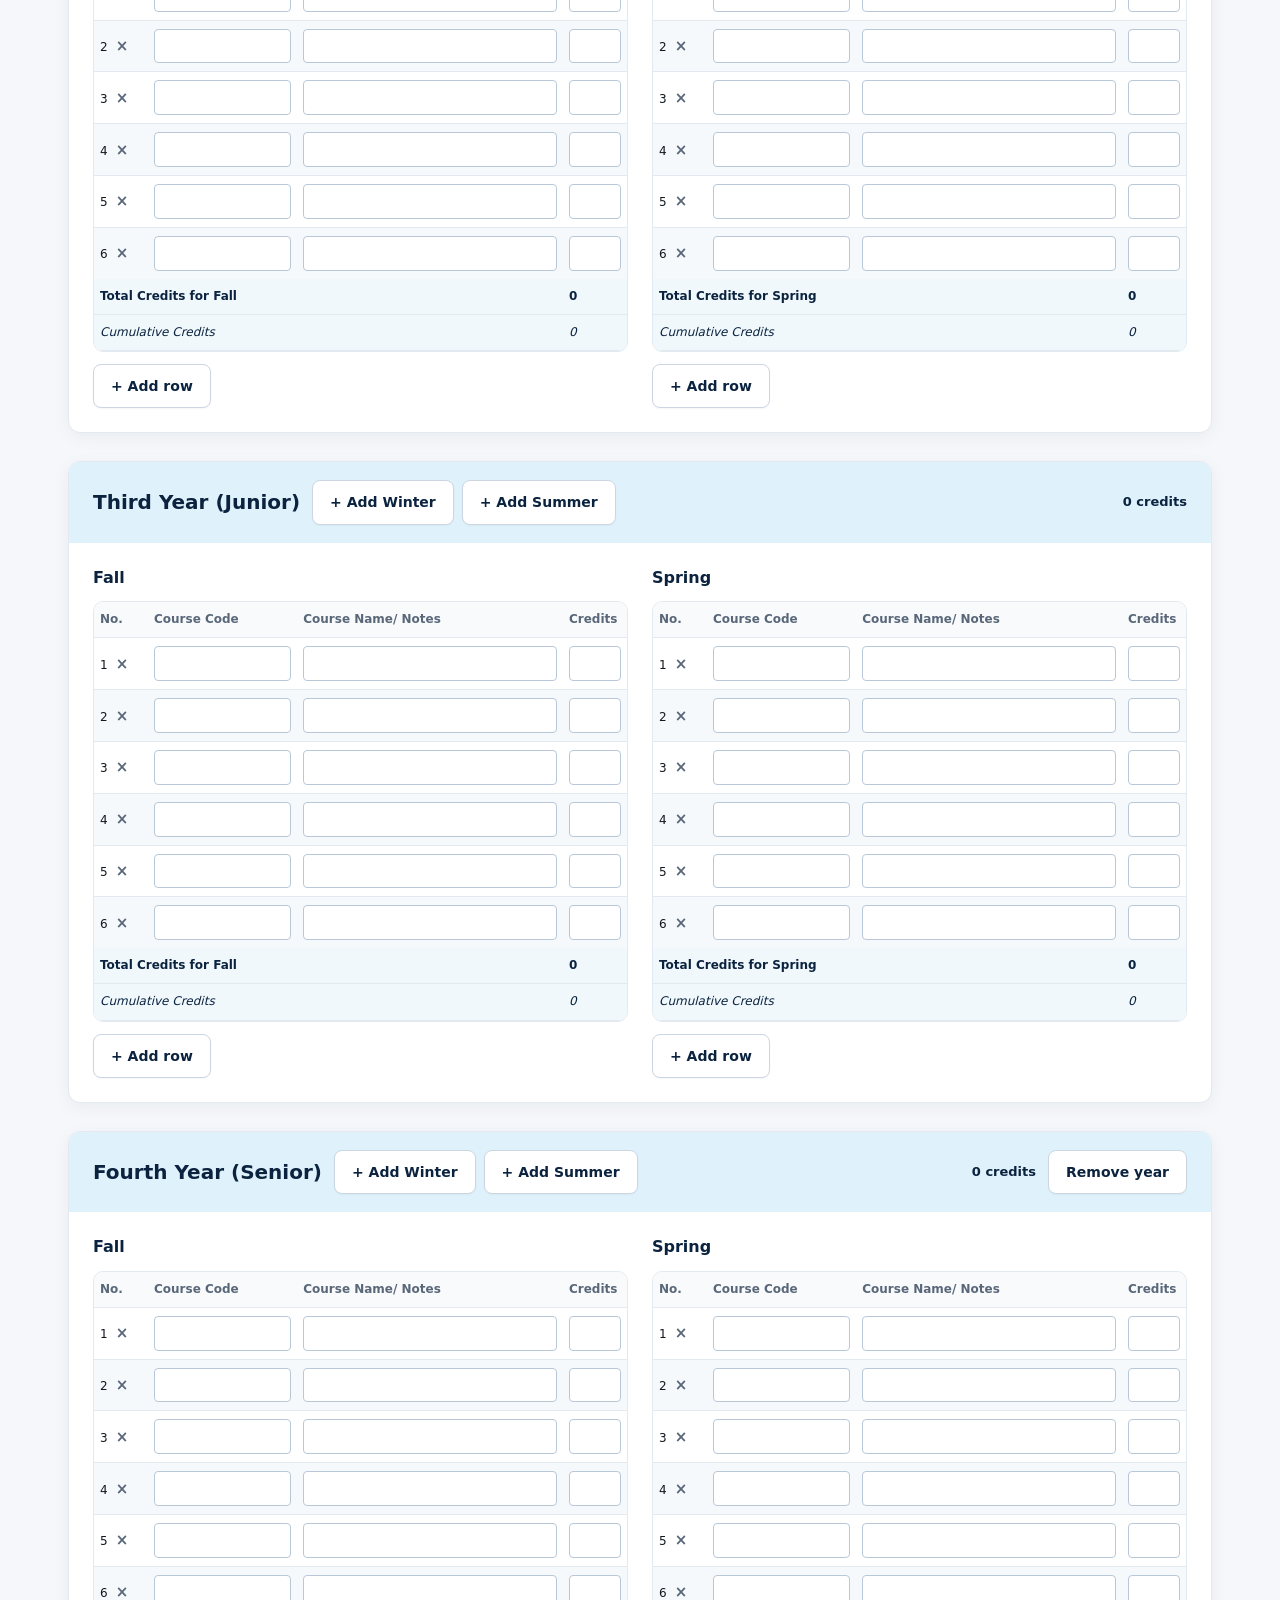
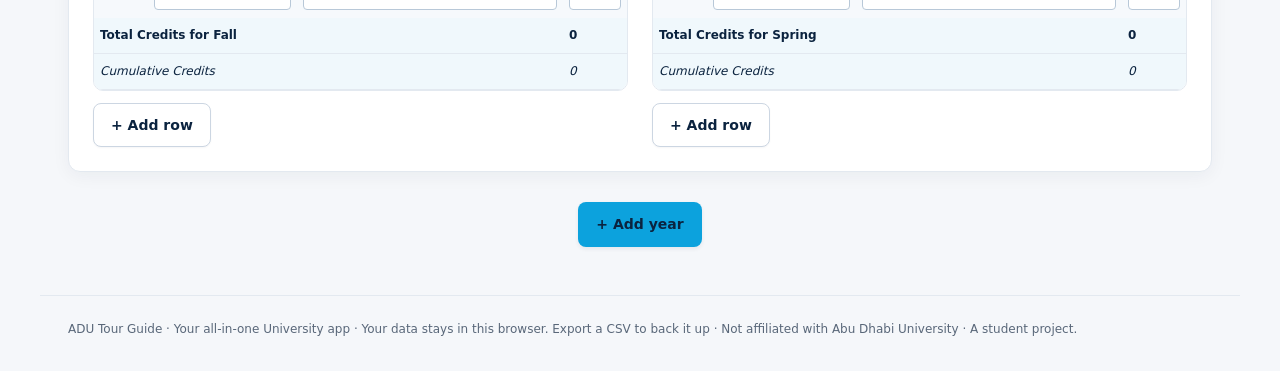
<file: study-planner/index.html>
<!DOCTYPE html>
<html lang="en">
  <head>
    <meta charset="utf-8"/>
    <meta content="width=device-width,initial-scale=1" name="viewport"/>
    <title>
      Degree Planner | ADU Tour Guide
    </title>
    <meta content="Plan your whole degree year by year and semester by semester. Track credits per semester and your running total toward graduation." name="description"/>
    <link href="../shared.css" rel="stylesheet"/>
    <link href="style.css" rel="stylesheet"/>
    <script defer="" src="../shared.js">
    </script>
    <script defer="" src="script.js">
    </script>
    <link href="../images/logo.png" rel="icon" type="image/png"/>
  </head>
  <body>
    <a class="skip" href="#main">
      Skip to content
    </a>
    <nav aria-label="Main navigation" class="navbar">
      <a class="site-brand" href="../index.html">
        <img alt="" height="30" src="../images/logo.png" width="54"/>
        ADU TourGuide
      </a>
      <button aria-controls="navLinks" aria-expanded="false" aria-label="Toggle navigation" class="hamburger">
        ☰
      </button>
      <ul id="navLinks">
        <li>
          <a href="../index.html">
            Home
          </a>
        </li>
        <li>
          <a href="../gpa-calculator/index.html">
            GPA Calculator
          </a>
        </li>
        <li>
          <a href="../schedule-generator/index.html">
            Schedule Generator
          </a>
        </li>
        <li>
          <a aria-current="page" href="../study-planner/index.html">
            Degree Planner
          </a>
        </li>
        <li>
          <a href="../gpa-plan/index.html">
            GPA Planner
          </a>
        </li>
        <li>
          <a href="../gpa-retake/index.html">
            GPA Retake Calculator
          </a>
        </li>
        <li>
          <a href="../project-split/index.html">
            Project Work Split
          </a>
        </li>
      </ul>
    </nav>
    <main id="main">
      <h1>
        Degree Planner
      </h1>
      <p class="lead">
        Your degree plan, semester by semester. Enter your courses and see your credits add up.
      </p>
      <section class="panel planner-summary">
        <label for="required">
          Credits required for my degree
          <input id="required" inputmode="decimal" type="text" value="140"/>
          <span class="print-cell" id="required-print">
            140
          </span>
        </label>
        <div aria-live="polite" class="summary-stats">
          <div class="metric">
            <span>
              Total credits planned
            </span>
            <div class="result" id="planned">
              0
            </div>
          </div>
          <div class="metric">
            <span id="balance-label">
              Credits remaining
            </span>
            <div class="result" id="balance">
              140
            </div>
          </div>
        </div>
        <label for="degree-progress">
          Planned credits toward your goal
        </label>
        <progress id="degree-progress" max="100" value="0">
        </progress>
        <p class="muted" id="progress-text">
        </p>
        <div class="toolbar">
          <button class="secondary" id="export">
            Export CSV
          </button>
          <button class="secondary" id="import">
            Import CSV
          </button>
          <button class="secondary" id="print">
            Print
          </button>
          <button class="danger" id="clear">
            Clear all
          </button>
        </div>
        <input accept=".csv,text/csv" hidden="" id="csv-file" type="file"/>
        <p aria-live="polite" class="status" id="status" role="status">
        </p>
      </section>
      <div id="years">
      </div>
      <div class="add-year">
        <button id="add-year">
          + Add year
        </button>
      </div>
    </main>
    <!-- On-page confirmations also work in embedded Site previews. -->
    <div class="confirmation-backdrop" hidden="" id="confirmation">
      <section aria-describedby="confirmation-text" aria-labelledby="confirmation-title" aria-modal="true" class="confirmation-card" role="alertdialog">
        <h2 id="confirmation-title">
          Confirm action
        </h2>
        <p id="confirmation-text">
        </p>
        <div class="toolbar">
          <button class="secondary" id="confirm-cancel">
            Cancel
          </button>
          <button id="confirm-yes">
            Confirm
          </button>
        </div>
      </section>
    </div>
    <footer>
      ADU Tour Guide · Your all-in-one University app · Your data stays in this browser. Export a CSV to back it up · Not affiliated with Abu Dhabi University · A student project.
    </footer>
  </body>
</html>
</file>
<file: shared.css>
/* ADU TourGuide — handwritten dashboard styles.
   Volt is visual inspiration only. No framework, imports, or build step.
   Shared components go here; tool layout details stay in each style.css. */

/* 1. Colors and the basic page canvas. */
:root {
  --navy: #0b233f;
  --blue: #0ca2dd;
  --red: #e7212b;
  --ink: #12181f;
  --muted: #596779;
  --line: #e3e9f0;
  --canvas: #f5f7fa;
  --surface: #ffffff;
  --blue-soft: #edf8fd;
  --radius: 12px;
  --shadow: 0 2px 5px rgba(11, 35, 63, 0.03), 0 8px 22px rgba(11, 35, 63, 0.04);
}

* {
  box-sizing: border-box;
}

body {
  margin: 0;
  background: var(--canvas);
  color: var(--ink);
  font: 15px/1.6 system-ui, -apple-system, "Segoe UI", sans-serif;
}

/* 2. Existing fixed navbar and hamburger rules are preserved below. */
.navbar {
  position: fixed;
  top: 0;
  left: 0;
  width: 100%;
  z-index: 1000;
  background: var(--navy);
  box-shadow: 0 2px 12px #0b233f22
}

.navbar ul {
  display: flex;
  list-style: none;
  padding: 0;
  margin: 0;
  justify-content: center
}

.navbar a {
  display: block;
  color: white;
  text-decoration: none;
  padding: 18px 12px;
  font-size: clamp(11px, 1.3vw, 15px);
  white-space: nowrap
}

.navbar a:hover,
.navbar a[aria-current] {
  background: #0ca2dd33;
  color: #7edcff
}

.hamburger {
  display: none
}

@media(max-width:767px) {
  .hamburger {
    display: block;
    margin: 8px 12px 8px auto;
    font-size: 22px;
    padding: 2px 14px
  }

  .navbar ul {
    display: none;
    max-height: calc(100dvh - 58px);
    overflow: auto
  }

  .navbar ul.show {
    display: block
  }

  .navbar a {
    font-size: 15px;
    padding: 12px 20px;
    text-align: left
  }




}


/* Site identity and consistent navigation order across every tool. */
.navbar {
  display: grid;
  grid-template-columns: 1fr auto;
  align-items: center;
}

.navbar .site-brand {
  grid-column: 1;
  grid-row: 1;
  font-size: 19px;
  font-weight: 750;
  padding: 10px 24px;
  text-align: center;
}

.navbar ul {
  grid-column: 1 / -1;
  grid-row: 2;
}

@media (min-width: 1100px) {
  .navbar {
    grid-template-columns: auto 1fr;
  }

  .navbar .site-brand {
    text-align: left;
  }

  .navbar ul {
    grid-column: 2;
    grid-row: 1;
    justify-content: flex-end;
    padding-right: 12px;
  }

  .navbar ul a {
    font-size: 14px;
    padding: 18px 10px;
  }

}

@media (max-width: 767px) {
  .navbar .site-brand {
    text-align: left;
    padding: 10px 16px;
  }

  .navbar .hamburger {
    grid-column: 2;
    grid-row: 1;
  }

}


/* 3. Content spacing and typography. */
main {
  max-width: 1200px;
  margin: 138px auto 48px;
  padding: 0 28px;
}

h1 {
  margin: 0 0 12px;
  color: var(--navy);
  font-size: clamp(28px, 3.2vw, 38px);
  line-height: 1.2;
  letter-spacing: -0.8px;
  font-weight: 750;
}

h2 {
  margin: 0 0 18px;
  color: var(--navy);
  font-size: 20px;
  line-height: 1.35;
  font-weight: 700;
}

h3 {
  color: var(--navy);
  font-size: 16px;
  line-height: 1.4;
}

p {
  margin: 0 0 16px;
}

.lead {
  max-width: 780px;
  margin-bottom: 28px;
  color: var(--muted);
  font-size: 16px;
}

.muted,
small {
  color: var(--muted);
}

small {
  font-size: 13px;
}

.warning {
  color: var(--red);
}

/* 4. Reusable white cards, panels, and responsive grids. */
.panel,
.card {
  min-width: 0;
  padding: 28px;
  background: var(--surface);
  border: 1px solid var(--line);
  border-radius: var(--radius);
  box-shadow: var(--shadow);
}

.panel {
  margin: 24px 0;
}

.card {
  margin: 0;
}

.panel> :last-child,
.card> :last-child {
  margin-bottom: 0;
}

.panel>h2:not(:first-child) {
  margin-top: 24px;
}

.grid {
  display: grid;
  grid-template-columns: repeat(auto-fit, minmax(250px, 1fr));
  gap: 24px;
}

.toolbar,
.fields {
  display: flex;
  flex-wrap: wrap;
  gap: 14px;
  align-items: end;
}

.toolbar {
  margin-bottom: 14px;
}

.fields {
  margin-bottom: 20px;
}

.fields label {
  flex: 1;
  min-width: 160px;
}

/* 5. Labels and inputs: a restrained border and visible focus state. */
label {
  display: block;
  color: var(--navy);
  font-size: 13px;
  font-weight: 600;
}

input,
select,
textarea {
  display: block;
  width: 100%;
  min-width: 0;
  min-height: 44px;
  margin-top: 7px;
  padding: 10px 13px;
  border: 1px solid #ccd6e2;
  border-radius: 8px;
  background: var(--surface);
  color: var(--ink);
  font: inherit;
  font-size: 14px;
  box-shadow: 0 1px 2px rgba(11, 35, 63, 0.035);
  transition: border-color 150ms ease, box-shadow 150ms ease;
}

input::placeholder,
textarea::placeholder {
  color: #788596;
  opacity: 1;
}

input:hover,
select:hover,
textarea:hover {
  border-color: #98acbf;
}

input:focus,
select:focus,
textarea:focus {
  border-color: var(--blue);
  outline: 0;
  box-shadow: 0 0 0 3px rgba(12, 162, 221, 0.15);
}

textarea {
  min-height: 84px;
  resize: vertical;
}

input[type="checkbox"] {
  display: inline-block;
  width: 17px;
  min-height: 17px;
  height: 17px;
  margin: 0 6px 0 0;
  vertical-align: middle;
  accent-color: var(--blue);
}

input:disabled,
select:disabled,
textarea:disabled {
  background: var(--canvas);
}

/* 6. Buttons: blue actions, quiet secondary actions, red only for warnings. */
button,
.button {
  display: inline-flex;
  justify-content: center;
  align-items: center;
  min-height: 42px;
  padding: 10px 17px;
  border: 1px solid transparent;
  border-radius: 8px;
  background: var(--blue);
  color: var(--navy);
  font: inherit;
  font-size: 14px;
  font-weight: 650;
  text-decoration: none;
  cursor: pointer;
  box-shadow: 0 2px 4px rgba(11, 35, 63, 0.07);
  transition: background-color 150ms ease, box-shadow 150ms ease;
}

/* Navy text keeps small button labels readable on the bright brand blue. */
button:hover,
.button:hover {
  background: #69c8ed;
  box-shadow: 0 3px 8px rgba(11, 35, 63, 0.12);
}

button.secondary {
  background: #fff;
  border-color: #ccd6e2;
  color: var(--navy);
  box-shadow: 0 1px 2px rgba(11, 35, 63, 0.04);
}

button.secondary:hover {
  background: var(--blue-soft);
  border-color: var(--blue);
}

button.danger {
  background: #fff;
  border-color: var(--line);
  color: var(--muted);
  box-shadow: none;
}

button.danger:hover {
  background: #fff1f2;
  border-color: var(--red);
  color: var(--red);
}

button:disabled {
  opacity: 0.5;
  cursor: default;
  box-shadow: none;
}

:focus-visible {
  outline: 3px solid var(--blue);
  outline-offset: 3px;
}

/* 7. Tables: a pale header, light dividers, and no heavy grid lines. */
.table-wrap {
  width: 100%;
  overflow-x: auto;
  border: 1px solid var(--line);
  border-radius: 10px;
  margin: 20px 0;
}

table {
  width: 100%;
  margin: 0;
  border-collapse: collapse;
  text-align: left;
}

th,
td {
  padding: 15px 16px;
  border-bottom: 1px solid var(--line);
  vertical-align: middle;
}

thead {
  background: #f8fafc;
}

th {
  color: var(--muted);
  font-size: 12px;
  font-weight: 650;
}

thead th {
  white-space: nowrap;
}

tbody tr:last-child th,
tbody tr:last-child td {
  border-bottom: 0;
}

tbody tr:hover {
  background: #f9fcfe;
}

td input,
td select {
  min-width: 100px;
  margin-top: 0;
}

td:first-child input {
  min-width: 160px;
}

td button {
  white-space: nowrap;
}

/* 8. Number cards and compact badges, shared by GPA and project tools. */
.metric {
  padding: 22px;
  margin: 18px 0;
  background: var(--blue-soft);
  border: 1px solid #dceef7;
  border-radius: 10px;
}

.result {
  color: var(--navy);
  font-size: 32px;
  line-height: 1.25;
  font-weight: 750;
  font-variant-numeric: tabular-nums;
  letter-spacing: -0.6px;
}

.metric .result {
  margin: 8px 0;
}

.gpa-summary {
  width: min(100%, 320px);
  text-align: center;
}

.gpa-summary .result {
  font-size: 38px;
}

.gpa-summary>.muted {
  color: var(--navy);
  font-size: 13px;
  font-weight: 650;
}

.gpa-summary>div:last-child {
  color: var(--muted);
  font-size: 13px;
}

.pill {
  display: inline-block;
  padding: 5px 11px;
  border: 1px solid #dceef7;
  border-radius: 7px;
  background: var(--blue-soft);
  color: var(--navy);
  font-size: 12px;
  font-weight: 650;
  line-height: 1.3;
}

/* 9. Native progress bars: style both browser rendering engines. */
progress {
  display: block;
  width: 100%;
  height: 9px;
  margin: 14px 0 0;
  border: 0;
  border-radius: 6px;
  overflow: hidden;
  appearance: none;
  background: #e2e9f1;
  color: var(--blue);
  accent-color: var(--blue);
}

progress::-webkit-progress-bar {
  border-radius: 6px;
  background: #e2e9f1;
}

progress::-webkit-progress-value {
  border-radius: 6px;
  background: var(--blue);
}

progress::-moz-progress-bar {
  border-radius: 6px;
  background: var(--blue);
}

/* 10. Generated schedule panels, feedback, and the footer. */
details {
  margin: 12px 0;
  padding: 16px 18px;
  border: 1px solid var(--line);
  border-radius: 9px;
  background: #fff;
}

summary {
  color: var(--navy);
  font-size: 14px;
  font-weight: 600;
  cursor: pointer;
}

details[open] {
  background: #fbfdff;
}

.status {
  min-height: 25px;
  margin-top: 12px;
  font-size: 14px;
}

footer {
  max-width: 1200px;
  margin: 0 auto;
  padding: 24px 28px 32px;
  border-top: 1px solid var(--line);
  color: var(--muted);
  font-size: 12px;
}

.skip {
  position: absolute;
  left: -9999px;
}

.skip:focus {
  left: 12px;
  top: 70px;
  z-index: 2000;
  padding: 10px 14px;
  background: #fff;
  border-radius: 6px;
}

/* 11. Responsive content spacing; the menu breakpoint stays below 768px. */
@media (min-width: 1100px) {
  main {
    margin-top: 105px;
  }
}

@media (max-width: 767px) {
  main {
    margin-top: 88px;
    padding: 0 16px;
  }

  .panel,
  .card {
    padding: 20px;
  }

  .grid {
    grid-template-columns: 1fr;
    gap: 18px;
  }

  .fields {
    gap: 16px;
  }

  .fields label {
    min-width: 100%;
  }

  .toolbar {
    gap: 10px;
  }

  .toolbar button {
    flex: 1;
  }

  th,
  td {
    padding: 12px;
  }

  footer {
    padding: 20px 16px;
  }
}

/* Disable decorative transitions when the visitor asks for reduced motion. */
@media (prefers-reduced-motion: reduce) {

  input,
  select,
  textarea,
  button,
  .button {
    transition: none;
  }
}

/* Generic button styles must not restyle the existing hamburger control. */
.navbar .hamburger {
  background: var(--navy);
  color: #fff;
  border: 0;
  box-shadow: none;
}

.navbar .hamburger:hover {
  background: #0ca2dd33;
}

/* TG mark beside the brand with its transparent background. */
.site-brand {
  display: flex;
  align-items: center;
  gap: 10px;
}

.site-brand img {
  width: 54px;
  height: 30px;
  padding: 3px;
  object-fit: contain;
  background: transparent;
  border-radius: 4px;
  flex-shrink: 0;
}

/* Errors are placed directly beneath the related input. */
.field-error {
  display: block;
  margin: 6px 0 0;
  color: #e7212b;
  font-size: 12px;
  font-weight: 400;
  line-height: 1.4;
}

[aria-invalid="true"] {
  border-color: #e7212b !important;
}
</file>
<file: style.css>
/* Home only: six balanced feature cards. Shared card styling is in shared.css. */
.grid {
  grid-template-columns: repeat(3, minmax(0, 1fr));
  margin-top: 32px;
}

.card {
  display: flex;
  flex-direction: column;
  align-items: flex-start;
  min-height: 255px;
}

.card h2 {
  margin-top: 20px;
  margin-bottom: 12px;
}

.card p {
  color: var(--muted);
  margin-bottom: 24px;
}

.card .button {
  margin-top: auto;
}

@media (max-width: 1000px) {
  .grid {
    grid-template-columns: repeat(2, minmax(0, 1fr));
  }
}

@media (max-width: 600px) {
  .grid {
    grid-template-columns: 1fr;
  }
}
</file>
<file: gpa-calculator/style.css>
/* GPA page layout only. Inputs, tables, and number cards use shared styles. */
.previous-gpa {
  margin-bottom: 28px;
}

.gpa-results {
  display: flex;
  flex-wrap: wrap;
  justify-content: center;
  gap: 20px;
  margin: 28px auto 4px;
}

.gpa-results .gpa-summary {
  margin: 0;
}

.grading-scale th[scope="row"] {
  color: var(--navy);
  font-size: 14px;
}

@media (max-width: 767px) {
  .gpa-results {
    gap: 14px;
  }
}
</file>
<file: gpa-plan/style.css>
/* Page-specific layout;
   shared components live in ../shared.css. */

/* Target matches stay readable and include a text badge, not just color. */
.target-met td {
  background: #e7f6fc;
}

.target-met td:first-child {
  border-left: 3px solid #0ca2dd;
}

.target-badge {
  display: inline-block;
  margin-left: 8px;
  padding: 3px 7px;
  border-radius: 5px;
  background: #0b233f;
  color: #fff;
  font-size: 11px;
  white-space: nowrap;
}

.target-key {
  color: #0b233f;
  font-size: 13px;
}
</file>
<file: gpa-retake/style.css>
/* Course cards and result summaries use the shared dashboard styles. */
.retake-course {
  margin: 20px 0;
  padding: 20px;
  border: 1px solid #dce5ee;
  border-radius: 12px;
  background: #f7fbfd;
}

.retake-course h2 {
  margin-top: 0;
  font-size: 18px;
}

.retake-summary {
  display: grid;
  grid-template-columns: repeat(auto-fit, minmax(180px, 1fr));
  gap: 16px;
}

.retake-summary .metric {
  margin: 0;
}

.retake-pagination {
  display: flex;
  flex-wrap: wrap;
  align-items: center;
  gap: 12px;
  margin-top: 20px;
}

.retake-improved {
  color: #08749e;
  font-weight: 700;
}
</file>
<file: grade-plan/style.css>
/* Page-specific layout;
   shared components live in ../shared.css. */
</file>
<file: project-split/style.css>
/* Member task cards: phases are separated by quiet horizontal dividers. */
.task {
  margin-top: 24px;
  padding-top: 20px;
  border-top: 1px solid var(--line);
}

.task h3 {
  margin: 0 0 16px;
}

.task label {
  margin: 12px 0;
}

#setup h2 {
  margin-top: 28px;
}

#setup .fields {
  margin-bottom: 14px;
}

#stats .grid {
  gap: 20px;
  margin-top: 22px;
}

#stats .grid>div {
  padding: 14px 16px;
  border: 1px solid var(--line);
  border-radius: 8px;
  background: #fbfcfe;
}

#members .card>h2 {
  margin-bottom: 12px;
}

#members .card>.pill {
  align-self: flex-start;
}

/* Keep each add button beside the section it belongs to. */
.setup-heading {
  display: flex;
  align-items: center;
  flex-wrap: wrap;
  gap: 12px;
  margin: 20px 0 16px;
}

.setup-heading h2 {
  margin: 0;
}
</file>
<file: schedule-generator/style.css>
/* This page keeps the shared fixed navbar and its original breakpoints. */
main {
  margin-top: 138px;
}

@media (min-width: 1100px) {
  main {
    margin-top: 105px;
  }
}

@media (max-width: 767px) {
  main {
    margin-top: 88px;
  }
}

[hidden] {
  display: none !important;
}

/* Course cards and meeting-block editor. */
#courses {
  margin: 24px 0;
}

.course-card h3 {
  margin: 0;
}

.course-actions {
  display: flex;
  flex-wrap: wrap;
  gap: 8px;
  margin-top: 16px;
}

.section-item {
  padding: 16px 0;
  border-top: 1px solid #e3e9f0;
}

.section-item:first-of-type {
  margin-top: 18px;
}

.section-item p {
  margin: 6px 0 12px;
}

.meeting {
  margin: 16px 0;
  padding: 20px;
  border: 1px solid #e3e9f0;
  border-radius: 10px;
  background: #f8fafc;
}

.meeting legend {
  color: #0b233f;
  font-weight: 650;
  padding: 0 6px;
}

.days {
  display: flex;
  flex-wrap: wrap;
  gap: 12px;
  margin: 0 0 18px;
}

.days label {
  display: inline-flex;
  align-items: center;
  gap: 4px;
}

#editor-status {
  margin-top: 12px;
}

#weekly .toolbar {
  align-items: center;
  justify-content: space-between;
}

#weekly h2 {
  margin: 0;
}

#page-number {
  align-self: center;
  color: #596779;
}

/* Seven day columns with a separate time rail. The phone can scroll horizontally. */
.week-scroll {
  overflow-x: auto;
  margin: 20px 0;
  border: 1px solid #e3e9f0;
  border-radius: 10px;
}

.week-grid {
  display: grid;
  grid-template-columns: 70px repeat(7, minmax(100px, 1fr));
  min-width: 820px;
  background: #fff;
}

.week-head {
  padding: 12px 8px;
  background: #edf8fd;
  color: #0b233f;
  text-align: center;
  font-size: 13px;
  font-weight: 650;
  border-bottom: 1px solid #e3e9f0;
}

.time-rail,
.day-column {
  position: relative;
}

.day-column {
  border-left: 1px solid #e3e9f0;
  background: repeating-linear-gradient(to bottom, transparent 0, transparent 35px, #e3e9f0 35px, #e3e9f0 36px);
}

.time-tick {
  position: absolute;
  right: 9px;
  font-size: 11px;
  color: #596779;
}

.class-block {
  position: absolute;
  left: 3px;
  right: 3px;
  padding: 5px 6px;
  border-radius: 5px;
  color: #fff;
  overflow: hidden;
  font-size: 11px;
  line-height: 1.35;
}

.class-block strong {
  display: block;
  font-size: 12px;
}

.legend {
  display: flex;
  flex-wrap: wrap;
  gap: 14px;
  color: #0b233f;
  font-size: 13px;
}

.legend span {
  display: inline-flex;
  align-items: center;
  gap: 7px;
}

.legend i {
  width: 12px;
  height: 12px;
  border-radius: 3px;
}

@media (max-width: 767px) {
  .meeting {
    padding: 14px;
  }

  .course-actions button {
    flex: 1;
  }
}

/* Keep headings visible when opening the editor or calendar under the fixed bar. */
#editor,
#weekly {
  scroll-margin-top: 130px;
}

@media (min-width: 1100px) {

  #editor,
  #weekly {
    scroll-margin-top: 90px;
  }
}

@media (max-width: 767px) {

  #editor,
  #weekly {
    scroll-margin-top: 80px;
  }
}

/* Each generated result is a visible weekly timetable, five per page. */
.combination-timetable {
  padding: 24px 0;
  border-bottom: 1px solid #e3e9f0;
}

.combination-timetable:first-child {
  padding-top: 0;
}

.combination-timetable:last-child {
  border-bottom: 0;
}

.combination-timetable h3 {
  margin: 0 0 8px;
  color: #0b233f;
}

.combination-timetable .toolbar {
  margin-top: 18px;
}

/* Confirmation overlay: usable in a full page and in ChatGPT's embedded preview. */
.confirmation-backdrop {
  position: fixed;
  inset: 0;
  z-index: 2000;
  display: flex;
  align-items: center;
  justify-content: center;
  padding: 20px;
  background: rgba(11, 35, 63, 0.45);
}

.confirmation-card {
  width: min(100%, 440px);
  max-height: calc(100dvh - 40px);
  overflow-y: auto;
  padding: 28px;
  border-radius: 12px;
  background: #fff;
  box-shadow: 0 16px 48px rgba(11, 35, 63, 0.2);
}

.confirmation-card h2 {
  margin-bottom: 14px;
}

.confirmation-card .toolbar {
  justify-content: flex-end;
  margin: 24px 0 0;
}

#confirmation-accept {
  background: #e7212b;
  color: #fff;
}

#confirmation-accept:hover {
  background: #c91c25;
}

/* Calendar settings are revealed only when the export button is pressed. */
.calendar-options {
  margin: 18px 0;
  padding: 20px;
  border: 1px solid #cde7f3;
  border-radius: 12px;
  background: #f4faff;
}

.calendar-options h3 {
  margin-top: 0;
}

.calendar-options input {
  width: 100%;
}
</file>
<file: study-planner/style.css>
/* Page spacing keeps the existing fixed navbar clear of the content. */
main {
  margin-top: 138px;
}

@media (min-width: 1100px) {
  main {
    margin-top: 105px;
  }
}

@media (max-width: 767px) {
  main {
    margin-top: 88px;
  }
}

[hidden] {
  display: none !important;
}

.print-cell {
  display: none;
}

.planner-summary>label {
  max-width: 300px;
}

.summary-stats {
  display: grid;
  grid-template-columns: repeat(2, minmax(0, 1fr));
  gap: 20px;
}

.summary-stats .metric {
  margin: 20px 0;
}

#balance {
  color: #0ca2dd;
}

#balance.under {
  color: #e7212b;
}

#progress-text {
  margin: 10px 0 24px;
  font-size: 13px;
}

/* Light-blue year banners and tidy 2x2 semester layouts. */
.year-block {
  margin: 28px 0;
  overflow: hidden;
  border: 1px solid #e3e9f0;
  border-radius: 12px;
  background: #fff;
  box-shadow: 0 4px 18px rgba(11, 35, 63, .05);
}

.year-banner {
  display: flex;
  flex-wrap: wrap;
  align-items: center;
  justify-content: space-between;
  gap: 12px;
  padding: 18px 24px;
  background: #dff2fb;
  color: #0b233f;
}

.year-actions {
  display: flex;
  flex-wrap: wrap;
  gap: 8px;
}

.year-banner h2 {
  margin: 0;
  font-size: 20px;
}

.year-banner>span {
  margin-left: auto;
  font-size: 13px;
  font-weight: 600;
}

.semesters {
  display: grid;
  grid-template-columns: repeat(2, minmax(0, 1fr));
  gap: 24px;
  padding: 24px;
}

.semester {
  min-width: 0;
}

.semester h3 {
  margin: 0 0 12px;
  color: #0b233f;
}

.semester .table-wrap {
  margin: 0 0 12px;
}

.semester table {
  table-layout: fixed;
}

.semester th,
.semester td {
  padding: 8px 6px;
  font-size: 12px;
}

.semester th:first-child {
  width: 54px;
}

.semester th:nth-child(2) {
  width: 28%;
}

.semester th:last-child {
  width: 64px;
}

.semester tbody tr:nth-child(even) {
  background: #f6f9fc;
}

.semester tbody tr:hover {
  background: #edf8fd;
}

/* Visible input borders make each editable cell easy to find. */
.semester input {
  width: 100%;
  min-width: 0;
  min-height: 32px;
  margin: 0;
  padding: 6px 4px;
  border: 1px solid #b8c8d8;
  border-radius: 4px;
  background: #fff;
  box-shadow: none;
  font-size: 13px;
}

.semester input:focus {
  outline: 0;
  border-color: #0ca2dd;
  background: #fff;
  box-shadow: 0 0 0 2px rgba(12, 162, 221, .12);
}

.delete-row {
  min-height: 24px;
  padding: 0 5px;
  margin-left: 3px;
  border: 0;
  background: transparent;
  color: #596779;
  box-shadow: none;
  font-size: 15px;
}

.delete-row:hover {
  background: #fff0f1;
  color: #e7212b;
}

.semester tfoot td {
  background: #f0f8fc;
  color: #0b233f;
  font-weight: 650;
}

.semester .cumulative td {
  font-style: italic;
  font-weight: 400;
}

.add-year {
  text-align: center;
  margin: 30px 0 40px;
}

/* Confirmation boxes replace browser dialogs that embedded views may block. */
.confirmation-backdrop {
  position: fixed;
  inset: 0;
  z-index: 2000;
  display: flex;
  align-items: center;
  justify-content: center;
  padding: 20px;
  background: rgba(11, 35, 63, .45);
}

.confirmation-card {
  width: min(100%, 440px);
  max-height: calc(100dvh - 40px);
  overflow-y: auto;
  padding: 28px;
  background: #fff;
  border-radius: 12px;
  box-shadow: 0 16px 48px rgba(11, 35, 63, .2);
}

.confirmation-card .toolbar {
  justify-content: flex-end;
  margin: 24px 0 0;
}

@media (max-width: 767px) {
  .semesters {
    grid-template-columns: 1fr;
    padding: 16px;
    gap: 24px;
  }

  .year-banner {
    padding: 16px;
  }

  .year-banner h2 {
    font-size: 18px;
  }

  .summary-stats {
    gap: 12px;
  }

  .summary-stats .metric {
    padding: 14px;
  }

  .summary-stats .result {
    font-size: 27px;
  }
}

/* Print the entered values as wrapping text, rather than clipped input boxes. */
@media print {
  @page {
    size: A4;
    margin: 12mm;
  }

  body {
    background: #fff;
    color: #12181f;
    font-size: 10pt;
  }

  .navbar,
  button,
  .toolbar,
  .skip,
  #status,
  .confirmation-backdrop,
  footer,
  .add-year {
    display: none !important;
  }

  main {
    max-width: none;
    margin: 0;
    padding: 0;
  }

  .lead {
    margin-bottom: 12px;
  }

  .panel,
  .year-block {
    box-shadow: none;
    margin: 12px 0;
  }

  .planner-summary {
    padding: 12px;
  }

  .summary-stats .metric {
    margin: 10px 0;
    padding: 10px;
  }

  .year-banner {
    padding: 10px 12px;
    background: #e8f5fb;
  }

  .semesters {
    display: grid;
    grid-template-columns: 1fr 1fr;
    padding: 12px;
    gap: 16px;
  }

  .semester {
    break-inside: avoid;
  }

  thead {
    display: table-header-group;
  }

  tr {
    break-inside: avoid;
  }

  .table-wrap {
    overflow: visible;
  }

  input {
    display: none !important;
  }

  .print-cell {
    display: block;
    white-space: pre-wrap;
    overflow-wrap: anywhere;
    font-weight: 400;
  }

  #degree-progress {
    height: 8px;
  }

  #progress-text {
    margin-bottom: 0;
  }
}
</file>
